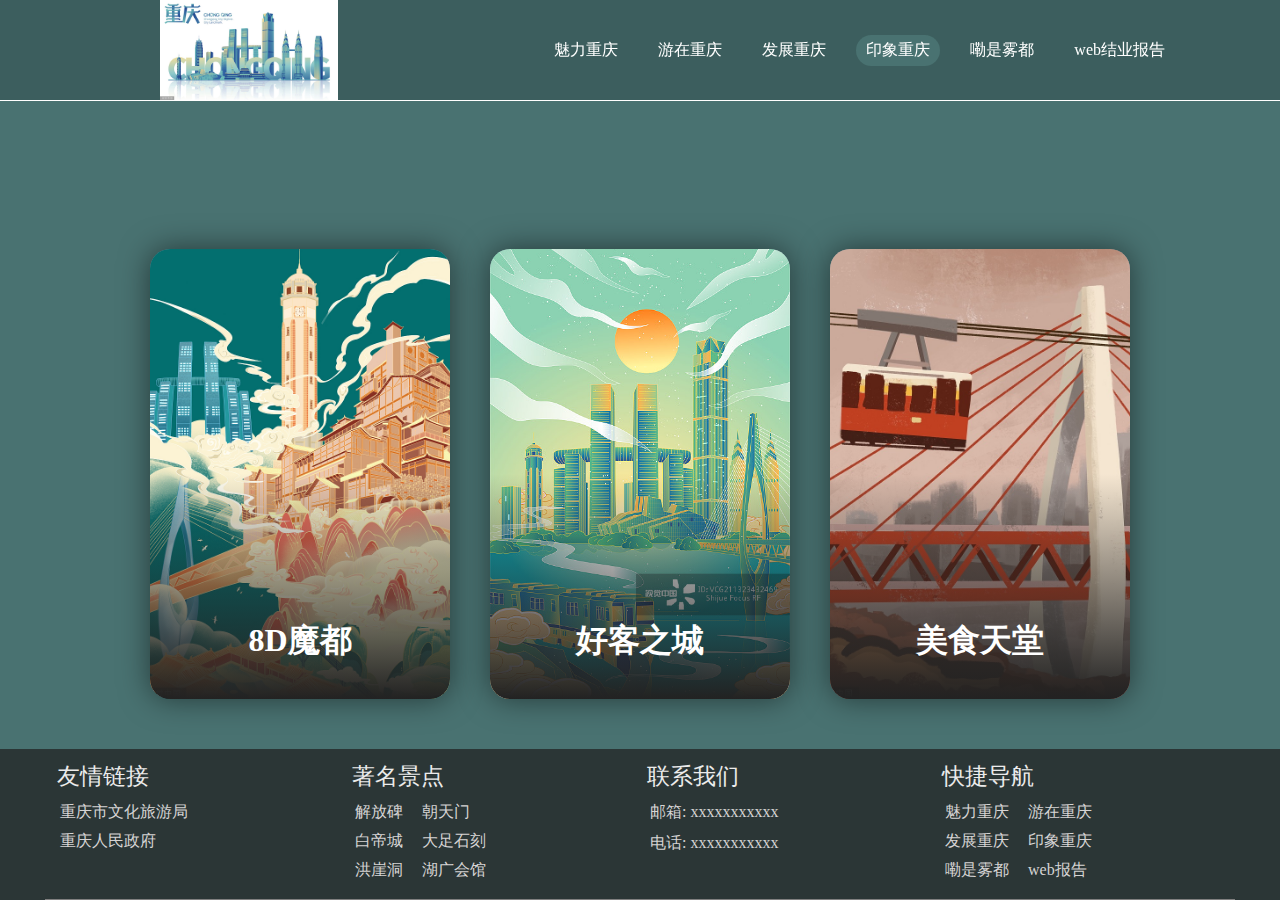
<file: 印象重庆.html>
<!doctype html>
<html>

<head>
    <meta charset="utf-8">
    <title>印象重庆</title>
    <!-- 引入样式文件 -->
    <link rel="stylesheet" href="./css/impressedChengdu.css">
    <!-- 引入公共样式 -->
    <link rel="stylesheet" href="./css/common.css">
    <link rel="stylesheet" href="./css/flex.css">
</head>

<body class="flex column">
    <div class="hd">

    </div>
    <!-- 页头 -->
    <div>
        <header>
            <div class="nav-header">
                <img src="./images/背景5.jpg" alt="">
            </div>

            <ul>
                <li><a href="魅力重庆.html">魅力重庆</a></a></li>
                <li><a href="游在重庆.html">游在重庆</a></li>
                <li><a href="发展重庆.html">发展重庆</a></li>
                <li class="active"><a href="印象重庆.html">印象重庆</a></li>
                <li><a href="嘞是雾都.html">嘞是雾都</a></li>
                <li><a href="https://blog.csdn.net/m0_74300757/article/details/131408023?csdn_share_tail=%7B%22type%22%3A%22blog%22%2C%22rType%22%3A%22article%22%2C%22rId%22%3A%22131408023%22%2C%22source%22%3A%22m0_74300757%22%7D">web结业报告</a></li>
            </ul>
        </header>
    </div>
    <!-- 页头结束 -->
    <!-- 内容 -->
    <div class="main flex">
        <div class="card">
            <div class="photo">
                <img src="images/8D魔都.jpg" width="500" height="500">
            </div>
            <h1>8D魔都</h1>
            <h2> </h2>
            <p>重庆的空间环绕特别的立体。重庆是一座山城，在重庆，你会发现，无论是高楼大厦，还是城市交通设施，你都可以从底下看上面，也可以从上面看到下面。</p>
            <!-- <p>以“慢生活”著称的成都，休闲舒适的生活氛围弥漫在大街小巷。喝茶、玩麻将、听评书、看变脸、挖耳朵是成都慢生活的主要体现。</p> -->
            <a href="./Subpages/SubImpressed1.html">了解详情</a>
        </div>
        <div class="card">
            <div class="photo">
                <img src="images/好客重庆1.jpg" width="500" height="500">
            </div>
            <h1>好客之城</h1>
            <h2> </h2>
            <p>旅游服务点密集地分布在相关景区附近的情况，就知道重庆的热情了。去过重庆的人大多对重庆人的朴实、热情、好客印象深刻。</p>
            <a href="./Subpages/SubImpressed2.html">了解详情</a>
        </div>
        <div class="card">
            <div class="photo">
                <img src="images/美食天地.jpg" width="500" height="500">
            </div>
            <h1>美食天堂</h1>
            <h2> </h2>
            <p>重庆的火锅味道一绝，以善用麻辣著称。另外，
                重庆的江湖菜也是有自己的特色，将本地的江湖气息，爽快，耿直的性格加入到重庆菜里面，独有一番风味
            </p>
            <a href="./Subpages/SubImpressed3.html">了解详情</a>
        </div>
    </div>
    <!-- 内容结束 -->


    <!-- 页脚------------------------------------------------- -->
    <!-- /* 页脚模块开始 */ -->
    <div class="footer">
        <div class="w">
            <!-- 上半部分 -->
            <!-- 介绍内容 -->
            <div class="footer_hd">
                <div class="introduce">
                    <div class="hd_title">
                        <p>
                            友情链接
                        </p>
                    </div>
                    <div class="hd_body">
                        <ul>
                            <li><a href="http://whlyw.cq.gov.cn/" target="_blank">重庆市文化旅游局</a>

                            </li>
                            <li><a href="http://www.cq.gov.cn/" target="_blank">重庆人民政府</a></li>
                        </ul>
                    </div>
                </div>
                <div class="introduce">
                    <div class="hd_title">
                        <p>
                            著名景点
                        </p>
                    </div>
                    <div class="hd_body">
                        <ul>
                            <li><a href="https://baike.so.com/doc/5902367-6115268.html"
                                    target="_blank">解放碑</a>
                                <a href="https://baike.so.com/doc/6020519-6233516.html"
                                    target="_blank">朝天门</a>
                            </li>
                            <li><a href="https://baike.so.com/doc/5441437-5679761.html"
                                    target="_blank">白帝城</a>
                                <a href="https://baike.so.com/doc/5381221-5617532.html"
                                    target="_blank">大足石刻</a>
                            </li>
                            <li><a href="https://baike.so.com/doc/5337870-5573309.html"
                                target="_blank">洪崖洞</a>
                            <a href="https://baike.so.com/doc/5898143-6111040.html"
                                target="_blank">湖广会馆</a>
                        </li>
                        </ul>
                    </div>
                </div>
                <div class="introduce">
                    <div class="hd_title">
                        <p>
                            联系我们
                        </p>
                    </div>
                    <div class="hd_body">
                        <ul>
                            <li>
                                <p>邮箱: xxxxxxxxxxx</p>
                            </li>
                            <li>
                                <p>电话: xxxxxxxxxxx</p>
                            </li>
                        </ul>
                    </div>
                </div>
                <div class="introduce">
                    <div class="hd_title">
                        <p>
                            快捷导航
                        </p>
                    </div>
                    <div class="hd_body">
                        <ul>
                            <li><a href="魅力重庆.html">魅力重庆</a>
                                <a href="游在重庆.html">游在重庆</a>
                            </li>
                            <li><a href="发展重庆.html">发展重庆</a>
                                <a href="印象重庆.html">印象重庆</a>
                            </li>
                            <li><a href="嘞是雾都.html">嘞是雾都</a>
                                <a href="https://blog.csdn.net/m0_74300757/article/details/131408023?csdn_share_tail=%7B%22type%22%3A%22blog%22%2C%22rType%22%3A%22article%22%2C%22rId%22%3A%22131408023%22%2C%22source%22%3A%22m0_74300757%22%7D">web报告</a>
                            </li>
                        </ul>
                    </div>
                </div>
            </div>
            <!-- 下半部分 -->
            <!-- 版权内容 -->
            <!-- <div class="footer_bd">
                <p>版权所有&copy;2022-2026</p>
            </div> -->
        </div>
    </div>
    <!-- /* 页脚模块结束 */ -->

</body>

</html>
</file>
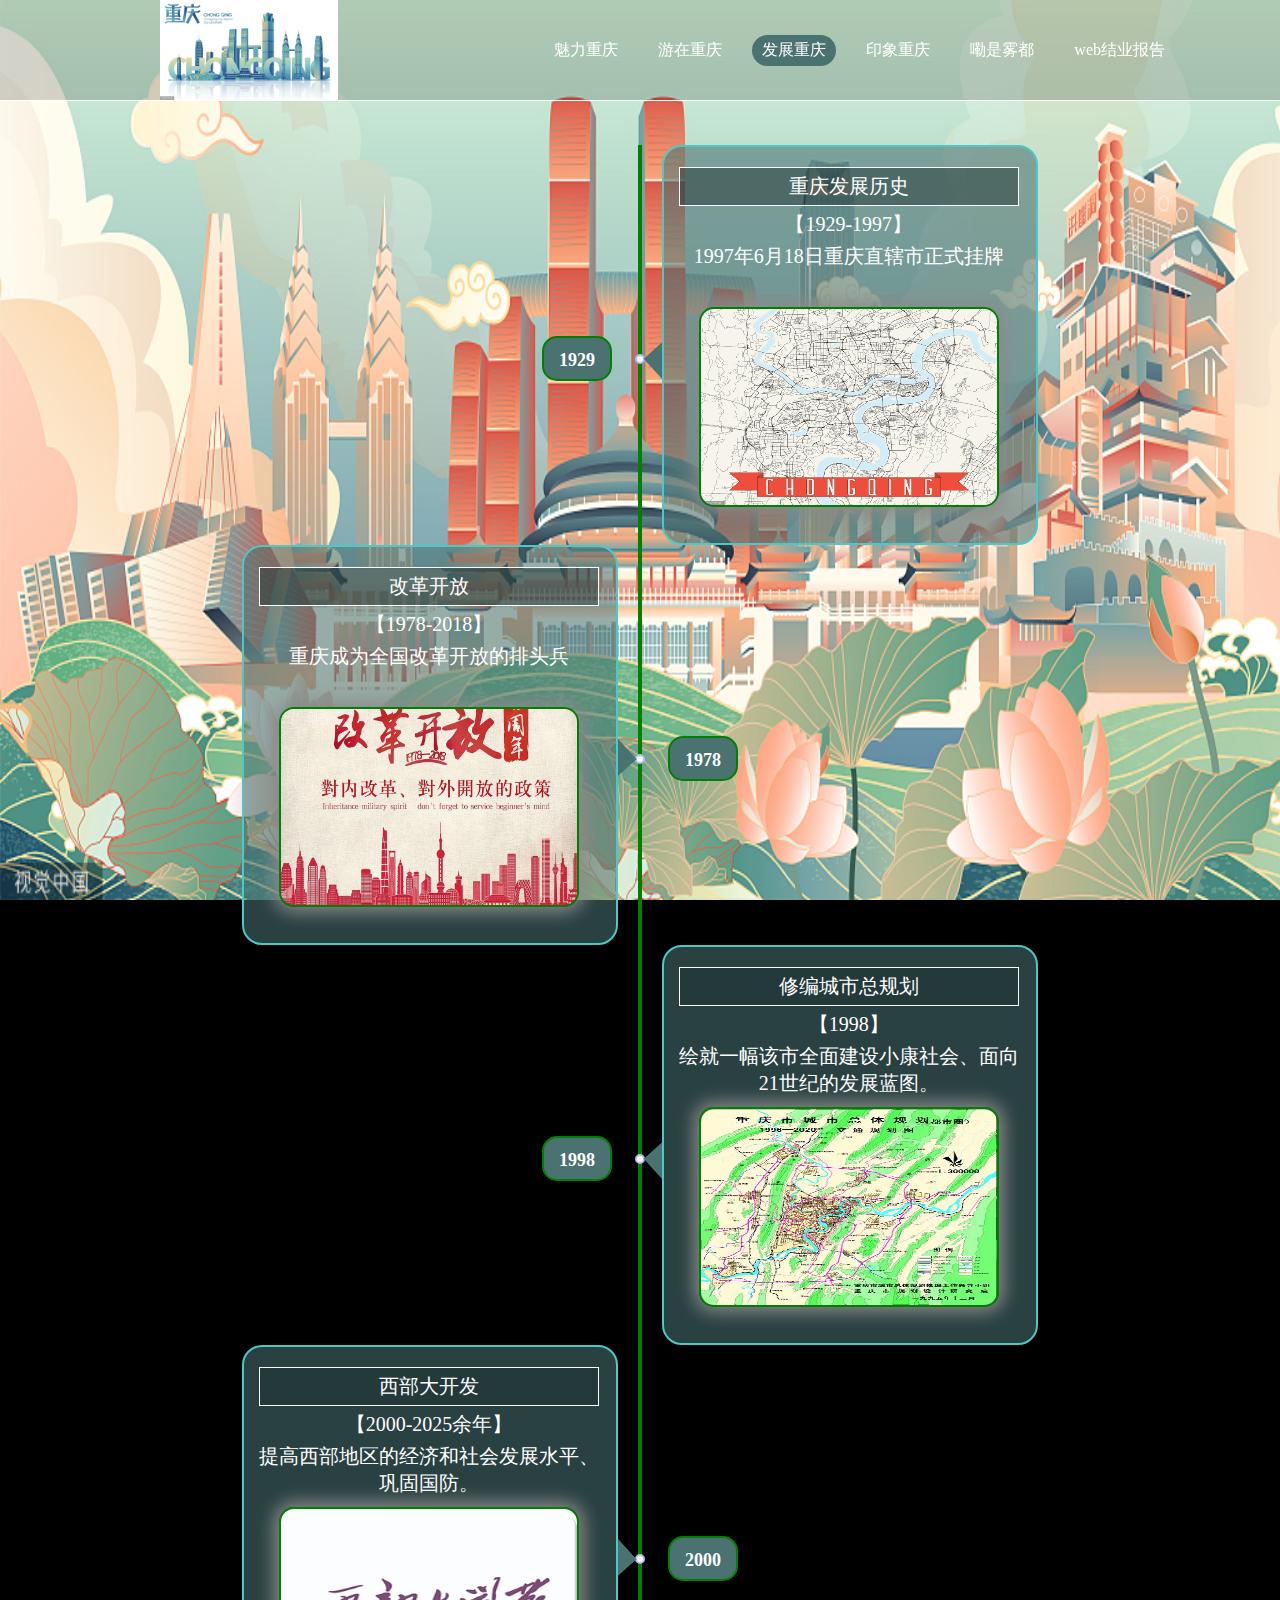
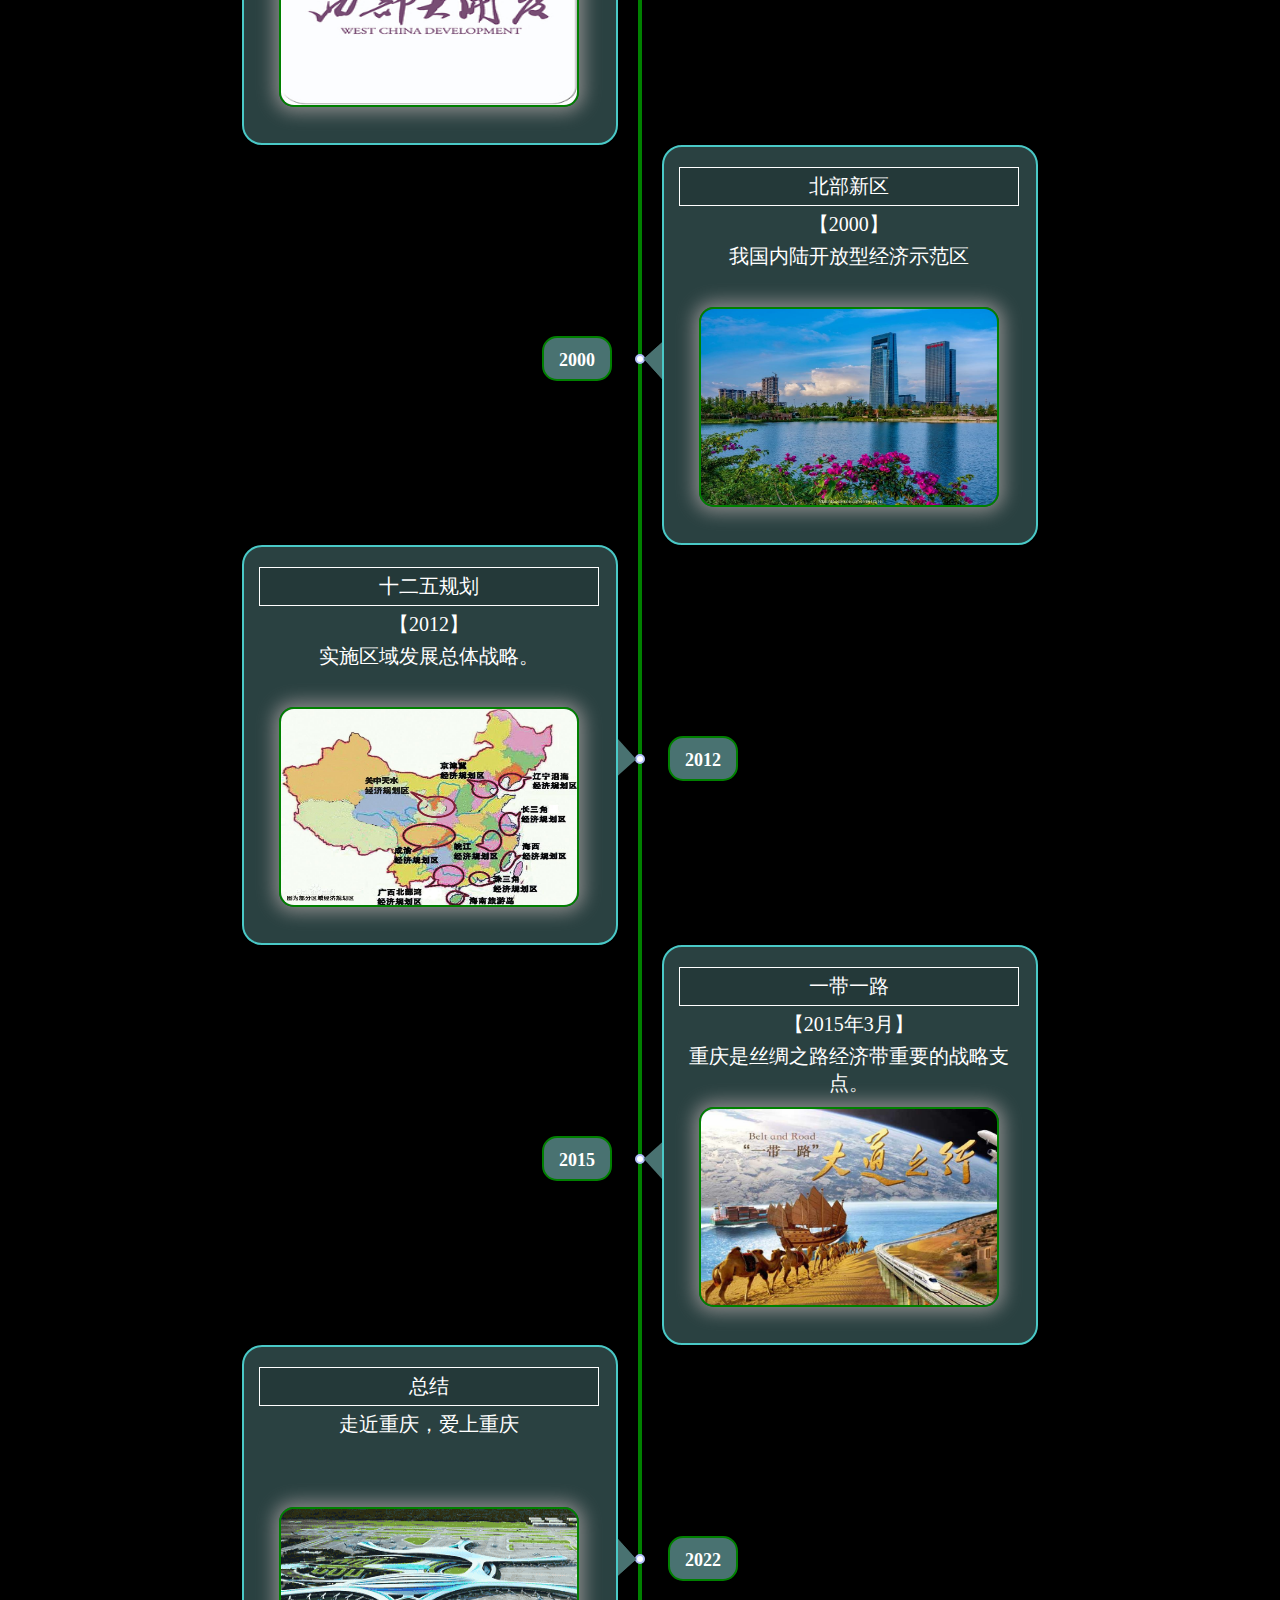
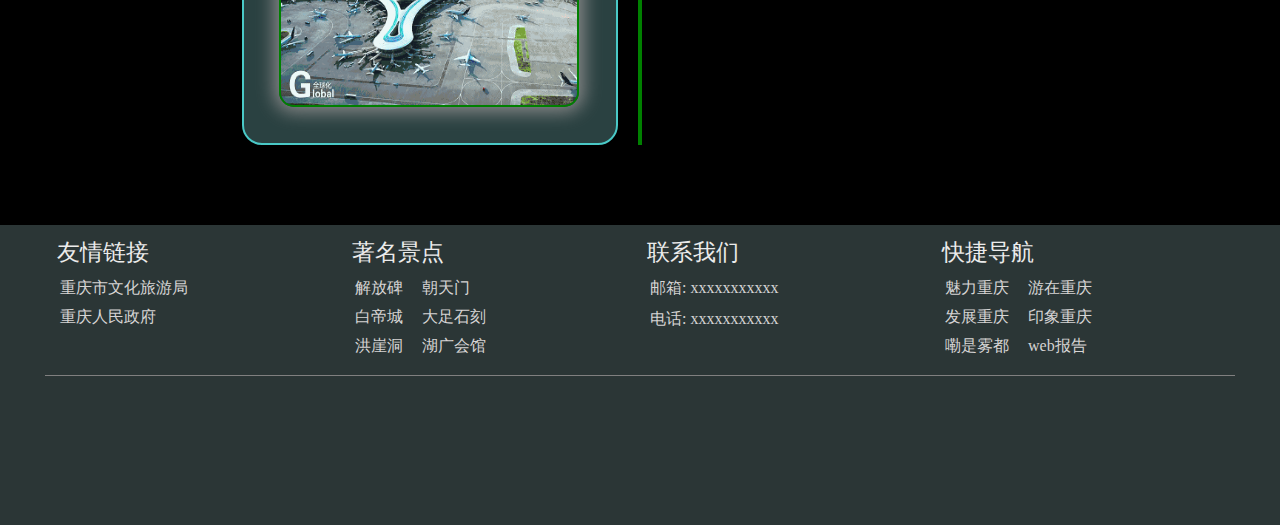
<file: 发展重庆.html>
<!doctype html>
<html>

<head>
    <meta charset="utf-8">
    <title>发展重庆</title>
    <link rel="stylesheet" href="./css/developChengdu.css">
    <!-- 引入公共样式 -->
    <link rel="stylesheet" href="./css/common.css">
    <!-- 引入flex布局样式 -->
    <link rel="stylesheet" href="./css/flex.css">
</head>

<body class="flex column">
    <!-- 头部模块开始 -->
    <div class="header">

        <header>
            <div class="nav-header">
                <img src="./images/背景5.jpg" alt="">
            </div>

            <ul>
                <li><a href="魅力重庆.html">魅力重庆</a></a></li>
                <li><a href="游在重庆.html">游在重庆</a></li>
                <li class="active"><a href="发展重庆.html">发展重庆</a></li>
                <li><a href="印象重庆.html">印象重庆</a></li>
                <li><a href="嘞是雾都.html">嘞是雾都</a></li>
                <li><a href="https://blog.csdn.net/m0_74300757/article/details/131408023?csdn_share_tail=%7B%22type%22%3A%22blog%22%2C%22rType%22%3A%22article%22%2C%22rId%22%3A%22131408023%22%2C%22source%22%3A%22m0_74300757%22%7D">web结业报告</a></li>
            </ul>
        </header>
    </div>
    <!-- 头部模块结束 -->
    <!-- /* 内容模块开始 */ -->
    <div class="tile_axis">
        <div class="right">
            <!-- 年份 -->
            <div class="timeToYear">
                <p>1929</p>
            </div>
            <!-- 小圆点 -->
            <!-- <i class="dot"></i> -->
            <span class="dot"></span>
            <!-- 箭头 -->
            <span class="arrow"></span>
            <div class="time_content">
                <div class="content_introduce">
                    <p class="contitle">重庆发展历史</p>
                    <p>【1929-1997】</p>
                    <p>1997年6月18日重庆直辖市正式挂牌 </p>
                    <img src="./images/背景4.jpg" alt="">
                </div>
                <div class="article">
                    <!-- （城市规划）修编城市总体规划,1996年版总规将成都定位为：
                        “四川省省会，全省政治、经济、文化中心，
                        西南地区的科技、金融、商贸中心和交通、通信枢纽，重要的旅游中心城市和国家级历史文化名城”。 -->
                    <!-- <p><span class="kaynote">[城市规划]</span>修编城市总体规划,1996年版总规将成都定位为：</p>
                    <p>“四川省省会，全省政治、经济、文化中心，
                        西南地区的科技、金融、商贸中心和交通、通信枢纽，重要的旅游中心城市和国家级历史文化名城”。</p>
                    <p>进一步提出将市域空间划分为三个规划层次，即中心城区、都市区、三圈层。</p>
                    <p><span class="kaynote">[交通规划]</span>为强化“环+放射”高速快路网体系，规划建设成渝高速、绕城高速、三环路等多条高快速路。</p>
                    <p>1994年规划提出要大力发展公共交通，规划形成4条轨道线网。</p>
                    <p>1995年，四川省第一条高速公路成渝高速正式通车。2001年绕城高速建成通车。2002年三环路正式通车。</p>
                    <p>2010年，成都地铁1号线建成通车。</p> -->
                    <p><span class="kaynote">[1929年]</span>重庆正式建市。</p>
                    <p><span class="kaynote">[1937年至1946年]</span>日本向中国发动侵略战争，1937年11月20日，国民 ... 发布《国民 ... 移驻重庆宣言》，12月1日正式在重庆办公，重庆成为中华民国战时首都。</p>
                    <p><span class="kaynote">[1940年9月6日]</span>国民 ... 明确规定重庆为中华民国陪都。</p>
                    <p>重庆是当时全国抗日战争和反法西斯的最高指挥部，世界著名的反法西斯中心，中国大后方的政治、经济、文化中心，故重庆又有“三都之地”之称。</p>
                    <p>新中国建立初期重庆作为 ... 中央西南局和西南军政 ... 会驻地，是西南地区政治、经济、文化中心，为中央直辖市。</p>
                    <p><span class="kaynote">[1952年8月]</span>恢复四川省，重庆仍为直辖市。</p>
                    <p><span class="kaynote">[1954年6月]</span>西南大区撤销后重庆改为四川省辖市，同期由直辖市降为省辖市的还有哈尔滨、长春、沈阳、旅大、鞍山、抚顺、本溪、武汉、广州、西安。</p>
                    <p><span class="kaynote">[1983年]</span>率先成为全国经济体制综合改革试点城市，成为计划单列市，赋予省级经济管理权限。</p>
                    <p><span class="kaynote">[1992年]</span>辟为沿江开放城市。</p>
                    <p><span class="kaynote">[1996年9月]</span>中央批准重庆代管万县市（现重庆市万州区）、涪陵市和黔江地区。</p>
                    <p><span class="kaynote">[1997年3月14日]</span>经八届全国人大五次会议审议批准，重庆恢复为中央直辖市，于1997年6月18日正式挂牌。</p>
                    
                    <p>重庆成为继北京、天津、上海之后的中国第四个中央直辖市，也是中国中西部地区唯一的中央直辖市，从此掀开了重庆建设与发展史上崭新的一页。</p>
                    
                </div>
            </div>
        </div>
        <!-- 1978年 -->
        <!-- 左盒子 -->
        <div class="left">
            <!-- 年份 -->
            <div class="timeToYear">
                <p>1978</p>
            </div>
            <!-- 小圆点 -->
            <!-- 用子绝父相来移动位置 -->
            <span class="dot"></span>
            <!-- 箭头 -->
            <i class="arrow"></i>
            <span class="arrow"></span>

            <div class="time_content">
                <div class="content_introduce">
                    <p class="contitle">改革开放</p>
                    <p>【1978-2018】</p>
                    <p>重庆成为全国改革开放的排头兵</p>
                    <img src="./upload/改革开放.jpeg" alt="">
                </div>
                <div class="article">

                    <!-- <p>成都立即开展了城市整体规划修编总规将成都定位为“四川省省会、历史文化名城、四川省的科学文化中心，以机械、电子、轻工为主的工业基地”。</p>
                    <p>成都市提出了:”改革立市，开放强市，科教兴市，依法治市”的跨世纪战略方针。</p>
                    <p>初步建立社会主义市场经济体制</p>
                    <p>改革开放使成都转变为<span class="kaynote">工业城市</span>，工业的发展带动了，总经济的发展，进而刺激了商贸，金融，科技和交通等第三产业的发展，增强了成都的”<span
                            class="kaynote">城市综合服务功能</span>”</p> -->
                            <p>重庆立即开展了城市整体规划修编总规将重庆市定位为具有“都市定位、省域特征”的直辖市。</p>
                            <p>1983年2月,党中央、国务院正式批准《关于在重庆进行经济体制综合改革试点意见的报告》,对重庆市实行计划单列，赋予其省级
                                经济管理权限并辟为外贸口岸。重庆进行经济综合改革试点，对于进一步搞活和开发我国西南的经济，探索军工生产和民用生产
                                相结合的新路子，以及如何组织好以大城市为中心的经济区，都具有重要意义。从此拉开了中国城市综合体制改革的帷幕。</p>
                                <p>   自此，重庆成为全国改革开放的排头兵，对西南地区和长江上游地区的经济建设和对外开放发挥着越来越重要的作用,重
                                    庆在实践中探索的众多做法和经验被全国不少地方推而广之。</p>
                           
                </div>
            </div>
        </div>
        <!-- 1994年 -->
        <!-- 右盒子 -->
        <div class="right">
            <!-- 年份 -->
            <div class="timeToYear">
                <p>1998</p>
            </div>
            <!-- 小圆点 -->
            <!-- <i class="dot"></i> -->
            <span class="dot"></span>
            <!-- 箭头 -->
            <span class="arrow"></span>
            <div class="time_content">
                <div class="content_introduce">
                    <p class="contitle">修编城市总规划</p>
                    <p>【1998】</p>
                    <p>绘就一幅该市全面建设小康社会、面向
                        21世纪的发展蓝图。</p>
                    <img src="./images/城市总规.jpg.crdownload" alt="">
                </div>
                <div class="article">
                    <!-- （城市规划）修编城市总体规划,1996年版总规将成都定位为：
                        “四川省省会，全省政治、经济、文化中心，
                        西南地区的科技、金融、商贸中心和交通、通信枢纽，重要的旅游中心城市和国家级历史文化名城”。 -->
                    <!-- <p><span class="kaynote">[城市规划]</span>修编城市总体规划,1996年版总规将成都定位为：</p>
                    <p>“四川省省会，全省政治、经济、文化中心，
                        西南地区的科技、金融、商贸中心和交通、通信枢纽，重要的旅游中心城市和国家级历史文化名城”。</p>
                    <p>进一步提出将市域空间划分为三个规划层次，即中心城区、都市区、三圈层。</p>
                    <p><span class="kaynote">[交通规划]</span>为强化“环+放射”高速快路网体系，规划建设成渝高速、绕城高速、三环路等多条高快速路。</p>
                    <p>1994年规划提出要大力发展公共交通，规划形成4条轨道线网。</p>
                    <p>1995年，四川省第一条高速公路成渝高速正式通车。2001年绕城高速建成通车。2002年三环路正式通车。</p>
                    <p>2010年，成都地铁1号线建成通车。</p> -->

                    <p><span class="kaynote">[城市规划]</span>本次重庆都市区城市总体规划，是在该市1998版总规的基础上，充分考虑到重庆改革开放20年、直辖发展6年的变化，原有总规不适应城市
                        、社会、经济的全面发展，不适应西部大开发、建设长江上游经济中心的战略需要而进行的，它绘就的是一幅该市全面建设小康社会、面向
                        21世纪的发展蓝图。</p>
                    <p>纲要阶段是城市总体规划编制的一个重要组成部分和关键环节。这次新修编的总体规划注重了吸收借鉴国内外先进城市的规划建设经验，注
                        重加强规划的弹性和刚性以增强规划的可操作性，同时广泛征求和听取了各级政府、各行政主管部门、社会组织、专家和广大市民的意见。
                        坚持以全面、协调、可持续的科学发展观为指导，紧紧围绕关系城市发展的战略性、宏观性和全局性问题，充分研究和论证了城市发展的
                        优势和面临的问题，确定了城市总体规划的重大原则。在规划中，特别注重在区域协调与城乡统筹发展、生态环境保护、城市形态结构与
                        功能布局、公共设施及社区发展、交通及基础设施、城市风貌与历史文化名城保护、城市综合防灾公共安全体系等七个方面严肃考量、科学
                        编制。确立了城市发展新的目标、新的方向、新的空间结构和新的功能布局，以及重大基础设施和市政公用设施布局；确定了有关旧城更新
                        与新区拓展、住宅发展、社区建设、生态环境保护、历史文化名城保护、城市综合防灾等重大问题的基本原则；确立了保障规划实施的主要
                        措施；并立足于解决当前城市发展中的突出问题。</p>
                    <!-- <p><span class="kaynote">[交通规划]</span>为强化“环+放射”高速快路网体系，规划建设成渝高速、绕城高速、三环路等多条高快速路。</p>
                    <p>1994年规划提出要大力发展公共交通，规划形成4条轨道线网。</p>
                    <p>1995年，四川省第一条高速公路成渝高速正式通车。2001年绕城高速建成通车。2002年三环路正式通车。</p>
                    <p>2010年，成都地铁1号线建成通车。</p> -->
                </div>
            </div>
        </div>
        <!-- 2000年 -->
        <!-- 左盒子 -->
        <div class="left">
            <!-- 年份 -->
            <div class="timeToYear">
                <p>2000</p>
            </div>
            <!-- 小圆点 -->
            <!-- 用子绝父相来移动位置 -->
            <span class="dot"></span>
            <!-- 箭头 -->
            <i class="arrow"></i>
            <span class="arrow"></span>

            <div class="time_content">
                <div class="content_introduce">
                    <p class="contitle">西部大开发</p>
                    <p>【2000-2025余年】</p>
                    <p>提高西部地区的经济和社会发展水平、巩固国防。</p>
                    <img src="./upload/xibudakaifa.jpg" alt="">
                </div>
                <div class="article">

                    <!-- 我国启动西部大开发战略 强省会战略 “西部大开发”战略，目的是“把东部沿海地区的剩余经济发展能力，用以提高西部地区的经济和社会发展水平、巩固国防。”成都在西部大开发战略中作为主要城市，获得了更多的发展资源，使成都的发展更上一层楼。
                    当时重庆刚直辖，资源和政策正是巅峰期。西安地处西北，交通四通八达，扼守西北联系中部。而成都在资源和区位上都不如重庆、西安，明显处于下风的成都怎么突围？
                    成都给出的突围战略是“三最”。即《中西部地区创业环境最佳》《人居环境最优》《综合实力最强的现代特大中心城市》
                    三最战略，有效地避开了重庆、西安、武汉等西部大城市的主要优势，错位竞争又用综合来发力每一项产业。并在一开始就锁定了中西部产业层次的最高点，直接跳过劳动力密集型产业，全面猛攻高新制造业、金融、电子信息业，并成功实现了逆袭。
                    同年四川省开始执行强省会战略，综合全省的资源供省会城市的发展，强省会战略极大的增强了成都的发展，为成都提供了充足的养分。成都正是因为有着全川的资源才能够在犬牙交错的环境下赢得与各大城市平起平坐的门票。 -->
                    <p>我国启动【西部大开发战略】。“<span
                            class="kaynote">西部大开发</span>”战略，目的是“把东部沿海地区的剩余经济发展能力，用以提高西部地区的经济和社会发展
                            水平、巩固国防。”重庆在西部大开发战略中作为主要城市之一，获得了更多的发展资源，使重庆的发展更上一层楼。
                    </p>
                    <p></p>
                    <!-- <p>成都给出<span class="kaynote">三最战略(即《中西部地区创业环境最佳》《人居环境最优》《综合
                            实力最强的现代特大中心城市》)</span>，有效地避开了重庆、西安、武汉等西部大城市的主要优势，错
                        位竞争又用综合来发力每一项产业。并在一开始就锁定了中西部产业层次的最高点，直接跳过劳动力密集
                        型产业，全面猛攻高新制造业、金融、电子信息业，并成功实现了逆袭。</p>
                    <p>同年,四川省开始执行<span class="kaynote">【强省会战略】</span>，综合全省的资源供省会城市的发展，强省会战略极大的增强了成都的发展，为成都提供了充足的养分。
                        <br>&nbsp;&nbsp;&nbsp;&nbsp;成都正是因为有着全川的资源才能够在犬牙交错的环境下赢得与各大城市平起平坐的门票。
                    </p> -->
                    <p><span class="kaynote">[战略地位]</span>在实施西部大开发战略中，重庆的战略地位十分重要。重庆在西部地区还具有相对的市场优势、科教优势、交通通信优势、产业优势、对外开放优势。
                    </p>
                    <p><span class="kaynote">[战略定位]</span>重庆在西部大开发中的战略定位应当是:强化"三中心两枢纽一基地"的中心城市功能，发挥区位优势、窗口和辐射作用，在制度创新、技术创新、对外开放、高技术产业发展和城市化等方面领先，在21世纪初叶成为核心经济圈。
                    </p>
                    
                    <!-- <span><img src="./upload/强省会战略1.jpeg" alt=""></span> -->

                </div>
            </div>
        </div>
        <!-- 2001年 -->
        <!-- 右盒子 -->
        <!-- <div class="right">
            年份
            <div class="timeToYear">
                <p>2001</p>
            </div>
            小圆点
            <i class="dot"></i>
            <span class="dot"></span>
            箭头
            <span class="arrow"></span>
            <div class="time_content">
                <div class="content_introduce">
                    <p class="contitle">服务型行政</p>
                    <p>【2001】</p>
                    <p>解决企业投资难，审批难，时效长等问题</p>
                    <img src="./upload/成都申政.jpeg" alt="">
                </div>
                成都开始发力解决企业投资难，审批难，时效长等问题，并开始谋划“服务型行
                     政”大量没必要的审批流程通通被砍掉后，成都还建立起一站式政企服务大厅
                     ，这意味着企业投资只需要将材料收齐，交到大厅就行了。流程和过程难度大
                     大降低。当时的成都作为一个不起眼的西部城市，能够做到比许多沿海大城市
                     都少的审批流程，这就是成都崛起的美学和奥秘之一。而用今天的视角去看成
                     都，我们会发现，成都比全国提前了十多年之久，优化审批流程，解决城市投资
                     的最大拦路虎奠定城市发展的先机
                今天，全国城市正优化审批流程，解决办事难，但成都在十多年前就已掀起了这场风暴。
                时至今日，成都依旧可以骄傲地说，我们是全国城市投资服务最贴心、最便捷的城市之一。
                <span class="kaynote"></span>
                <div class="article">
                    <p>成都开始发力<span class="kaynote">解决企业投资难，审批难，时效长等问题</span>，
                        并开始谋划<span class="kaynote">“服务型行政”</span></p>
                    <p>大量没必要的审批流程通通被砍掉后，成都还建立起一站式政企服务大厅</p>
                    <p>，这意味着企业投资只需要将材料收齐，交到大厅就行了。流程和过程难度大大降低。</p>
                    <p>当时的成都作为一个不起眼的西部城市，能够做到比许多沿海大城市</p>
                    <p>都少的审批流程，这就是<span class="kaynote">成都崛起的美学和奥秘之一</span>。而用今天的视角去看成
                        都，我们会发现，成都比全国提前了十多年之久，优化审批流程，解决城市投资的最大拦路虎<span class="kaynote">奠定城市发展的先机</span></p>
                    <p>今天，全国城市正优化审批流程，解决办事难，但成都在十多年前就已掀起了这场风暴。</p>
                    <p>
                        时至今日，成都依旧可以骄傲地说，我们是全国城市投资服务最贴心、最便捷的城市之一。
                    </p>
                </div>
            </div>
        </div>
        左盒子
        2011年
        <div class="left">
            年份
            <div class="timeToYear">
                <p>2011</p>
            </div>
            小圆点 -->
            <!-- 用子绝父相来移动位置
            <span class="dot"></span>
            箭头
            <i class="arrow"></i>
            <span class="arrow"></span>

            <div class="time_content">
                <div class="content_introduce">
                    <p class="contitle">成都新机场</p>
                    <p>【2011】</p>
                    <p>拥有“双国际机场”，是对城市经济社会发展的高度认可。</p>
                    <img src="./upload/成都新机场.jpg" alt="">
                    <img src="./upload/旧机场.jpg" alt="">
                </div>
                成都成为了继北京、上海第三个拥有两座大型国际机场的城市。成都天府国际机场的启用，为中国西部对外开放插上了新翅膀，也将为加快推动成渝地区双城经济圈建设贡献新动能。 -->
                <!-- 总规提出规划建设成都新机场。 -->
                <!-- 2015年9月28日，中国民用航空局批准同意成
                    都新机场命名为“成都天府国际机场”；2016年5月
                    7日，成都天府国际机场正式开工  ；
                    2020年12月6日，成都天府国际机场校飞成功 ；
                    2021年3月25日，成都天府国际机场试飞完成 ；
                    2021年6月27日，成都天府国际机场正式通航 。
                <div class="article">
                    <span class="kaynote"></span>
                    <p>成都成为了<span
                            class="kaynote">继北京、上海第三个拥有两座大型国际机场的城市。</span>成都天府国际机场的启用，为中国西部对外开放插上了新翅膀，也将为加快推动成渝地区双城经济圈建设贡献新动能。
                    </p>
                    <p>总规提出规划建设成都新机场。</p>
                    <p>2011年5月，四川省正式启动成都新机场选址工作;</p>
                    <p>2015年9月28日，中国民用航空局批准同意成
                        都新机场命名为“成都天府国际机场”；</p>
                    <p>2020年12月6日，成都天府国际机场校飞成功;</p>
                    <p>2021年3月25日，成都天府国际机场试飞完成 ；</p>
                    <p>2021年6月27日，成都天府国际机场正式通航 。</p>
                    <img src="./upload/成都新机场.jpg" alt="">
                </div>
            </div>
        </div> -->
        <div class="right">
            <!-- 年份 -->
            <div class="timeToYear">
                <p>2000</p>
            </div>
            <!-- 小圆点 -->
            <!-- 用子绝父相来移动位置 -->
            <span class="dot"></span>
            <!-- 箭头 -->
            <i class="arrow"></i>
            <span class="arrow"></span>

            <div class="time_content">
                <div class="content_introduce">
                    <p class="contitle">北部新区</p>
                    <p>【2000】</p>
                    <p>我国内陆开放型经济示范区</p>
                    <img src="./upload/天府新区.jpeg" alt="">
                </div>
                <div class="article">
                    <p>北部新区位于重庆渝北区，于2000年12月18日设立，2001年4月25日北部新区授牌。幅员面积157.59k㎡，人口53万，含重庆高新技术产业开发区及重庆出口加工区。2009年，
                        实现地区生产总值541亿元、工业总产值1393亿元、固定资产投资278亿元、区域财政收入167亿元、地方留存财政收入70亿元，以上指标五年平均增速均在40%以上。
                        北部新区已成为中国中西部面积最大、工业产值和财政收入最多的开发新区。2009年1月，国务院发文明确要求把重庆北部新区建设成为我国内陆开放型经济示范区，形成高
                        新技术产业研发、制造及现代服务业聚集区。</p>
                    <!-- <p>天府新区不仅带来<span class="kaynote">新型人才的就业岗位</span>,更是<span
                            class="kaynote">兼顾本地农业优势规划出乡村振兴功能区以及文旅产业</span></p>
                    <p>2014年10月2日，四川天府新区正式获批成为中国第11个<span class="kaynote">国家级新区</span>。</p>
                    <p>2021年，四川天府新区实现地区生产总值4158.8亿元，<span class="kaynote">进入国家级新区第一方阵</span>。</p>
                    <p>2021年12月，国家标准化委员会正式批准四川天府新区开展公园城市标准化综合试点（期限2022-2025年），并于2022年2月正式启动</p> -->
                    <img src="./upload/天府新区2.jpeg" alt="">
                    <!-- <p>天府新区的成功，带动了四川省的总体经济，对外贸易迅速发展，科技领域也走向新时代。</p> -->
                </div>
            </div>
        </div>
        <!-- 2012年 -->
        <!-- 右盒子 -->
        <div class="left">
            <!-- 年份 -->
            <div class="timeToYear">
                <p>2012</p>
            </div>
            <!-- 小圆点 -->
            <!-- <i class="dot"></i> -->
            <span class="dot"></span>
            <!-- 箭头 -->
            <span class="arrow"></span>
            <div class="time_content">
                <div class="content_introduce">
                    <p class="contitle">十二五规划</p>
                    <p>【2012】</p>
                    <p>实施区域发展总体战略。</p>
                    <img src="./upload/十二五规划.jpg" alt="">
                </div>
                <span class="kaynote"></span>
                <div class="article">
                    <p>国家发改委官员对西部大开发十二五规
                        划进行解读，</p>
                    <p>明确了战略部署的基本战斗思路。</p>
                    <p>十二五规划的第五篇第十八章标题就是：实施区域发展总体战略。 </p>
                </div>
            </div>
        </div>
        
        <!-- 右盒子 -->
        <div class="right">
            <!-- 年份 -->
            <div class="timeToYear">
                <p>2015</p>
            </div>
            <!-- 小圆点 -->
            <!-- <i class="dot"></i> -->
            <span class="dot"></span>
            <!-- 箭头 -->
            <span class="arrow"></span>
            <div class="time_content">
                <div class="content_introduce">
                    <p class="contitle">一带一路</p>
                    <p>【2015年3月】</p>
                    <p>重庆是丝绸之路经济带重要的战略支点。</p>
                    <img src="./upload/一带一路.jpeg" alt="">
                </div>
                <div class="article">
                    <!-- 一带一路 -->
                    <!-- 成都是“一带一路”重要节点和南方丝绸之路的起点，是连接长江经济带的重要枢纽。
                    依托“一带一路”国际合作高峰论坛、中国国际进口博览会等国际重大活动，大力开展城市营销，充分展示成都发展成就、开放环境和国际平台形象
                    一带一路使成都走向了国际，积极落实对外开放，使成都走向全世界 -->
                    <p>重庆位于“长江经济带”和“丝绸之路经济带”的交
                        汇处，是丝绸之路经济带重要的战略支点，同时也是海上
                        丝绸之路的战略腹地。“一带一路”国家战略推行之后，
                        强化了重庆向东向西开放的战略支撑。使重庆成为连接欧
                        洲、亚太、东盟三大经济圈的重要节点。所以说重庆在战
                        略地位上具有极端重要性和不可替代性。</p>
                    <p>依托“一带一路”国际合作高峰论坛、中国国际进口博览会等国际重大活动，大力开展城市营销，充分展示重庆发展成就、开放环境和国际平台形象</p>
                    <p>一带一路使重庆走向了国际，积极落实对外开放，使重庆走向全世界。</p>
                </div>
            </div>
        </div>
        <!-- 左盒子 -->
        <div class="left">
            <!-- 年份 -->
            <div class="timeToYear">
                <p>2022</p>
            </div>
            <!-- 小圆点 -->
            <!-- 用子绝父相来移动位置 -->
            <span class="dot"></span>
            <!-- 箭头 -->
            <i class="arrow"></i>
            <span class="arrow"></span>

            <div class="time_content">
                <div class="content_introduce">
                    <p class="contitle">总结</p>
                    <p>走近重庆，爱上重庆</p>
                    <img src="./upload/一带一路1.gif" alt="">
                </div>
                <div class="article">
                    <p>在2022年的今天，重庆是西南地区的科技中心、商贸中心、金融中心和交通、通信枢纽。</p>
                    <!-- <p>同样也是：国家历史文化名城，古蜀文明发祥地</p> -->
                    <p>重庆的发展如此之迅速，得益于顺应时代的发展，坚持走中国特色社会主义的发展道路，永远跟党走。</p>
                    <p>重庆是一个开放性，包容性，创新性的城市。</p>
                    <p>被称为山城的重庆，也承载着几代人的回忆，这也是重庆的文化风情万种的原因。</p>
                </div>
            </div>
        </div>

    </div>
    <!-- /* 内容模块结束 */ -->
    <!-- /* 页脚模块开始 */ -->
    <div class="footer">
        <div class="w">
            <!-- 上半部分 -->
            <!-- 介绍内容 -->
            <div class="footer_hd">
                <div class="introduce">
                    <div class="hd_title">
                        <p>
                            友情链接
                        </p>
                    </div>
                    <div class="hd_body">
                        <ul>
                            <li><a href="http://whlyw.cq.gov.cn/" target="_blank">重庆市文化旅游局</a>

                            </li>
                            <li><a href="http://www.cq.gov.cn/" target="_blank">重庆人民政府</a></li>
                        </ul>
                    </div>
                </div>
                <div class="introduce">
                    <div class="hd_title">
                        <p>
                            著名景点
                        </p>
                    </div>
                    <div class="hd_body">
                        <ul>
                            <li><a href="https://baike.so.com/doc/5902367-6115268.html"
                                    target="_blank">解放碑</a>
                                <a href="https://baike.so.com/doc/6020519-6233516.html"
                                    target="_blank">朝天门</a>
                            </li>
                            <li><a href="https://baike.so.com/doc/5441437-5679761.html"
                                    target="_blank">白帝城</a>
                                <a href="https://baike.so.com/doc/5381221-5617532.html"
                                    target="_blank">大足石刻</a>
                            </li>
                            <li><a href="https://baike.so.com/doc/5337870-5573309.html"
                                target="_blank">洪崖洞</a>
                            <a href="https://baike.so.com/doc/5898143-6111040.html"
                                target="_blank">湖广会馆</a>
                        </li>
                        </ul>
                    </div>
                </div>
                <div class="introduce">
                    <div class="hd_title">
                        <p>
                            联系我们
                        </p>
                    </div>
                    <div class="hd_body">
                        <ul>
                            <li>
                                <p>邮箱: xxxxxxxxxxx</p>
                            </li>
                            <li>
                                <p>电话: xxxxxxxxxxx</p>
                            </li>
                        </ul>
                    </div>
                </div>
                <div class="introduce">
                    <div class="hd_title">
                        <p>
                            快捷导航
                        </p>
                    </div>
                    <div class="hd_body">
                        <ul>
                            <li><a href="魅力重庆.html">魅力重庆</a>
                                <a href="游在重庆.html">游在重庆</a>
                            </li>
                            <li><a href="发展重庆.html">发展重庆</a>
                                <a href="印象重庆.html">印象重庆</a>
                            </li>
                            <li><a href="嘞是雾都.html">嘞是雾都</a>
                                <a href="https://blog.csdn.net/m0_74300757/article/details/131408023?csdn_share_tail=%7B%22type%22%3A%22blog%22%2C%22rType%22%3A%22article%22%2C%22rId%22%3A%22131408023%22%2C%22source%22%3A%22m0_74300757%22%7D">web报告</a>
                            </li>
                        </ul>
                    </div>
                </div>
            </div>
            <!-- 下半部分 -->
            <!-- 版权内容 -->
            <!-- <div class="footer_bd">
                <p>版权所有&copy;2022-2026</p>
            </div> -->
        </div>
    </div>
    <!-- /* 页脚模块结束 */ -->
</body>

</html>
</file>
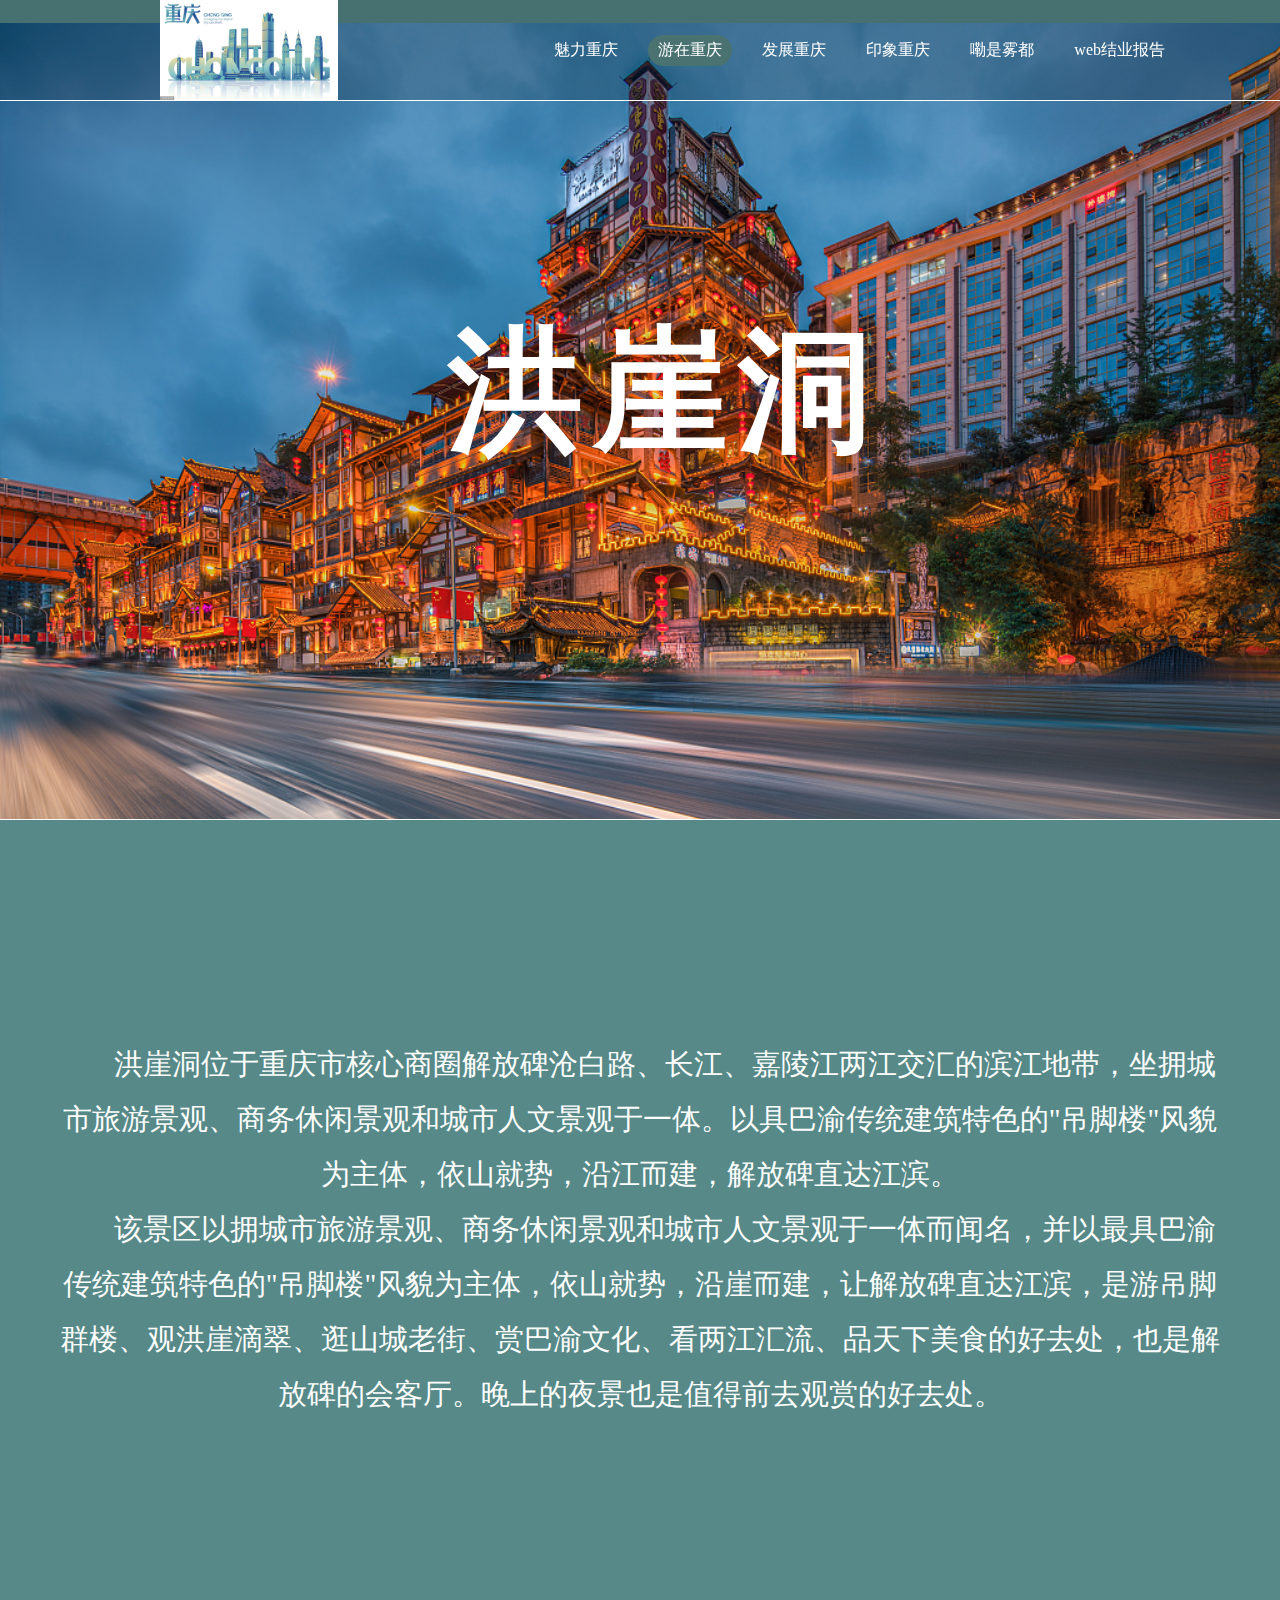
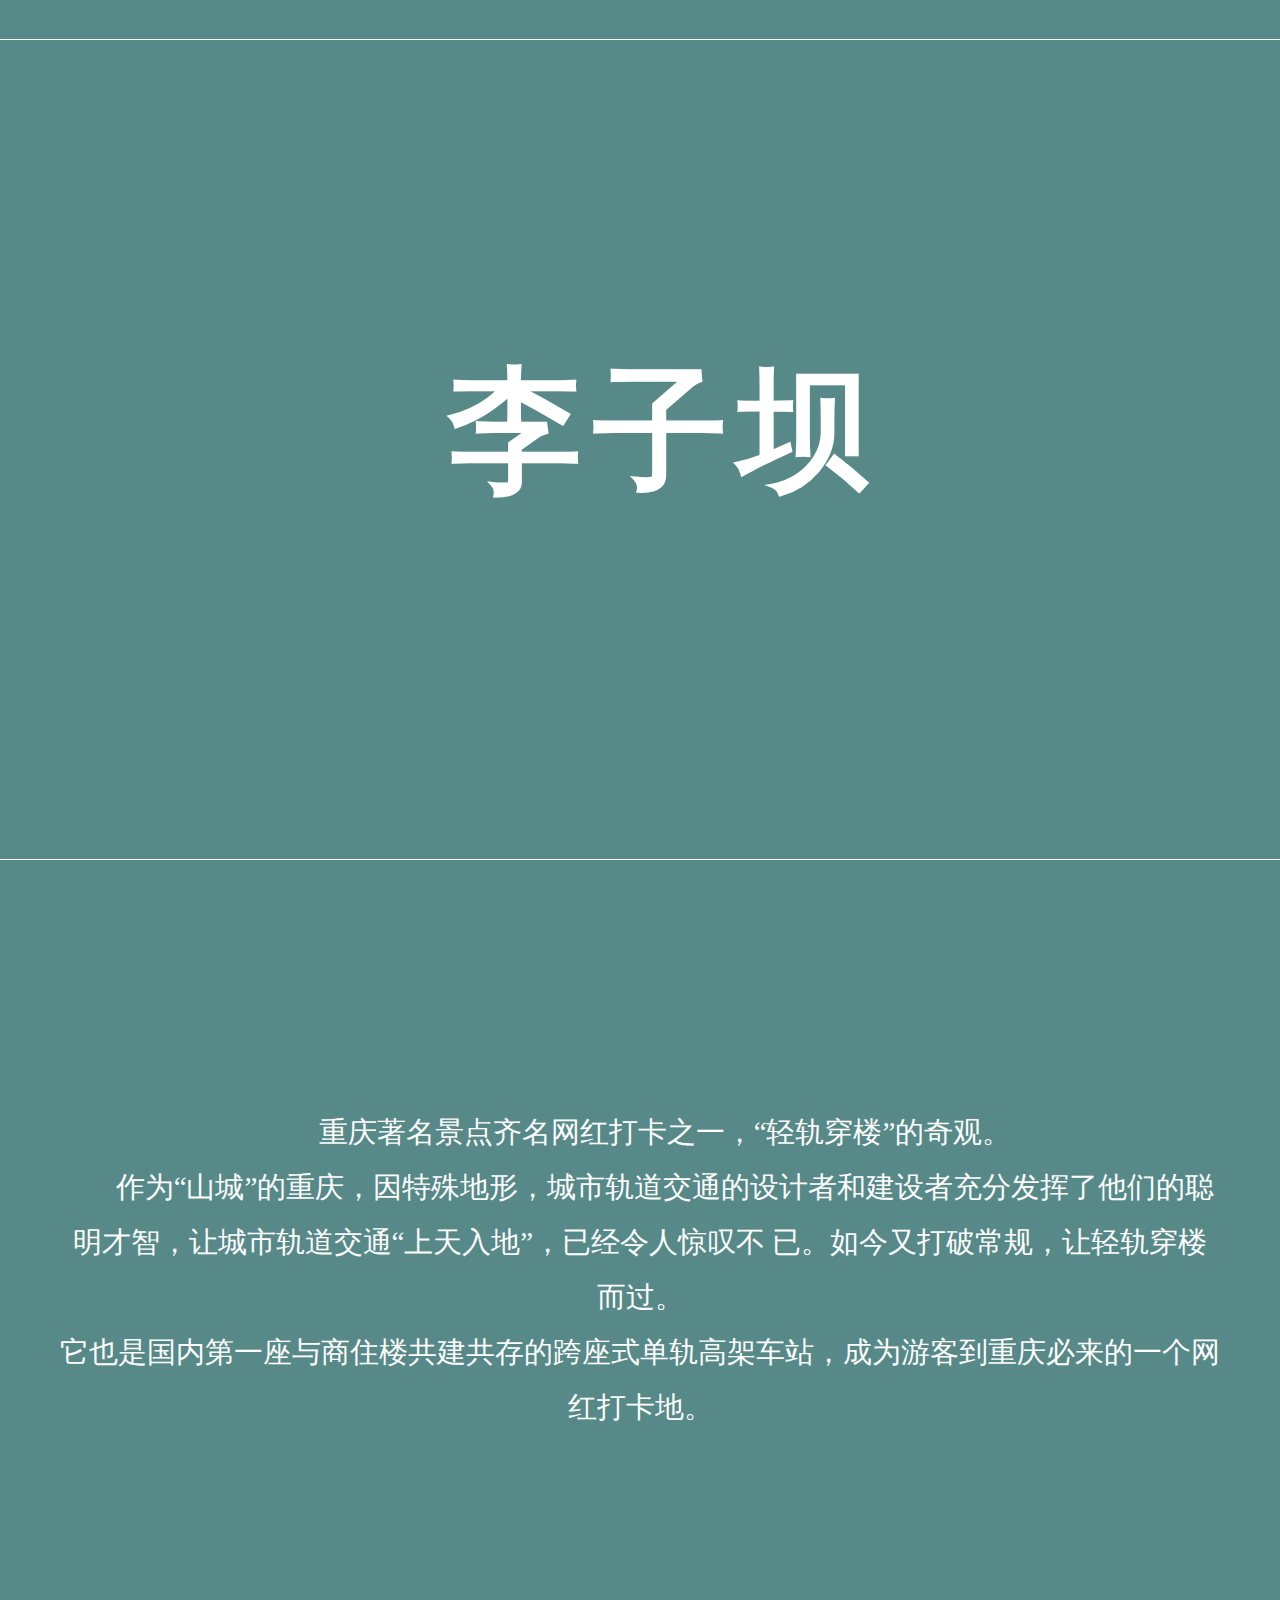
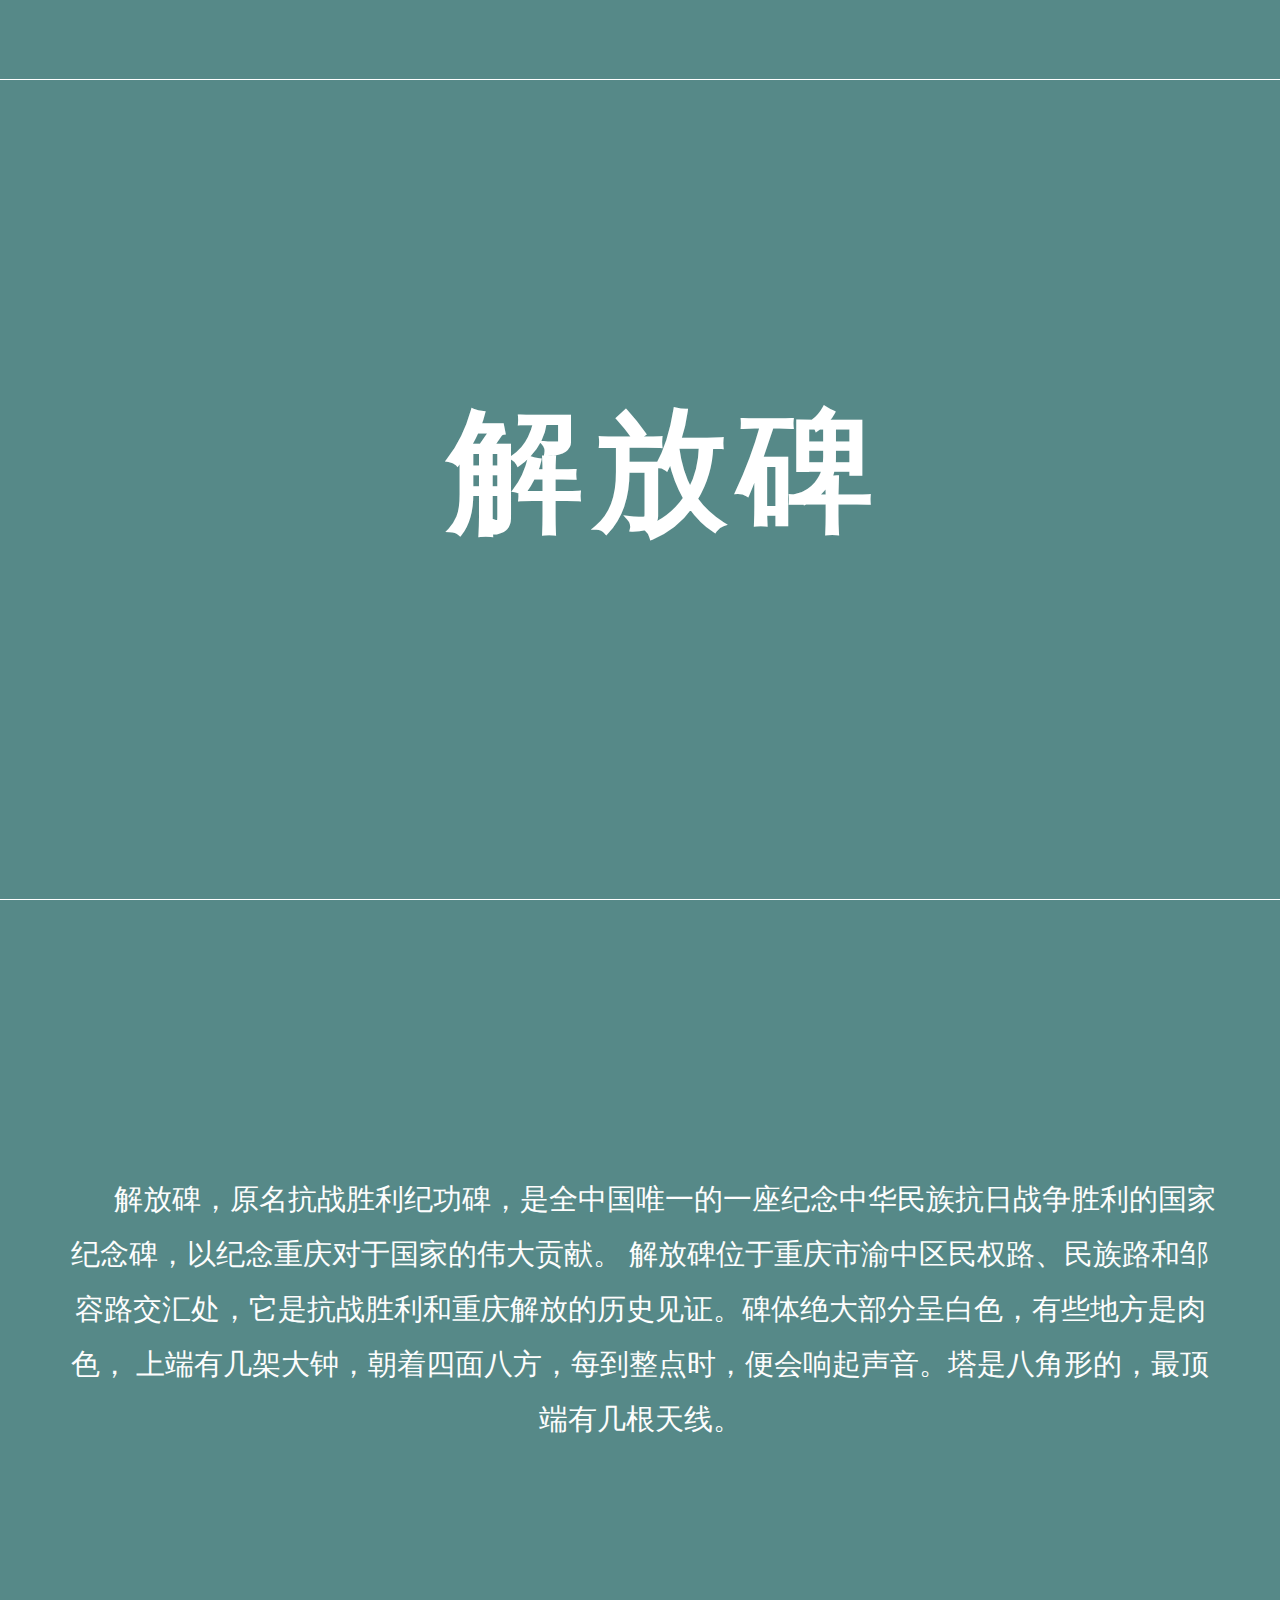
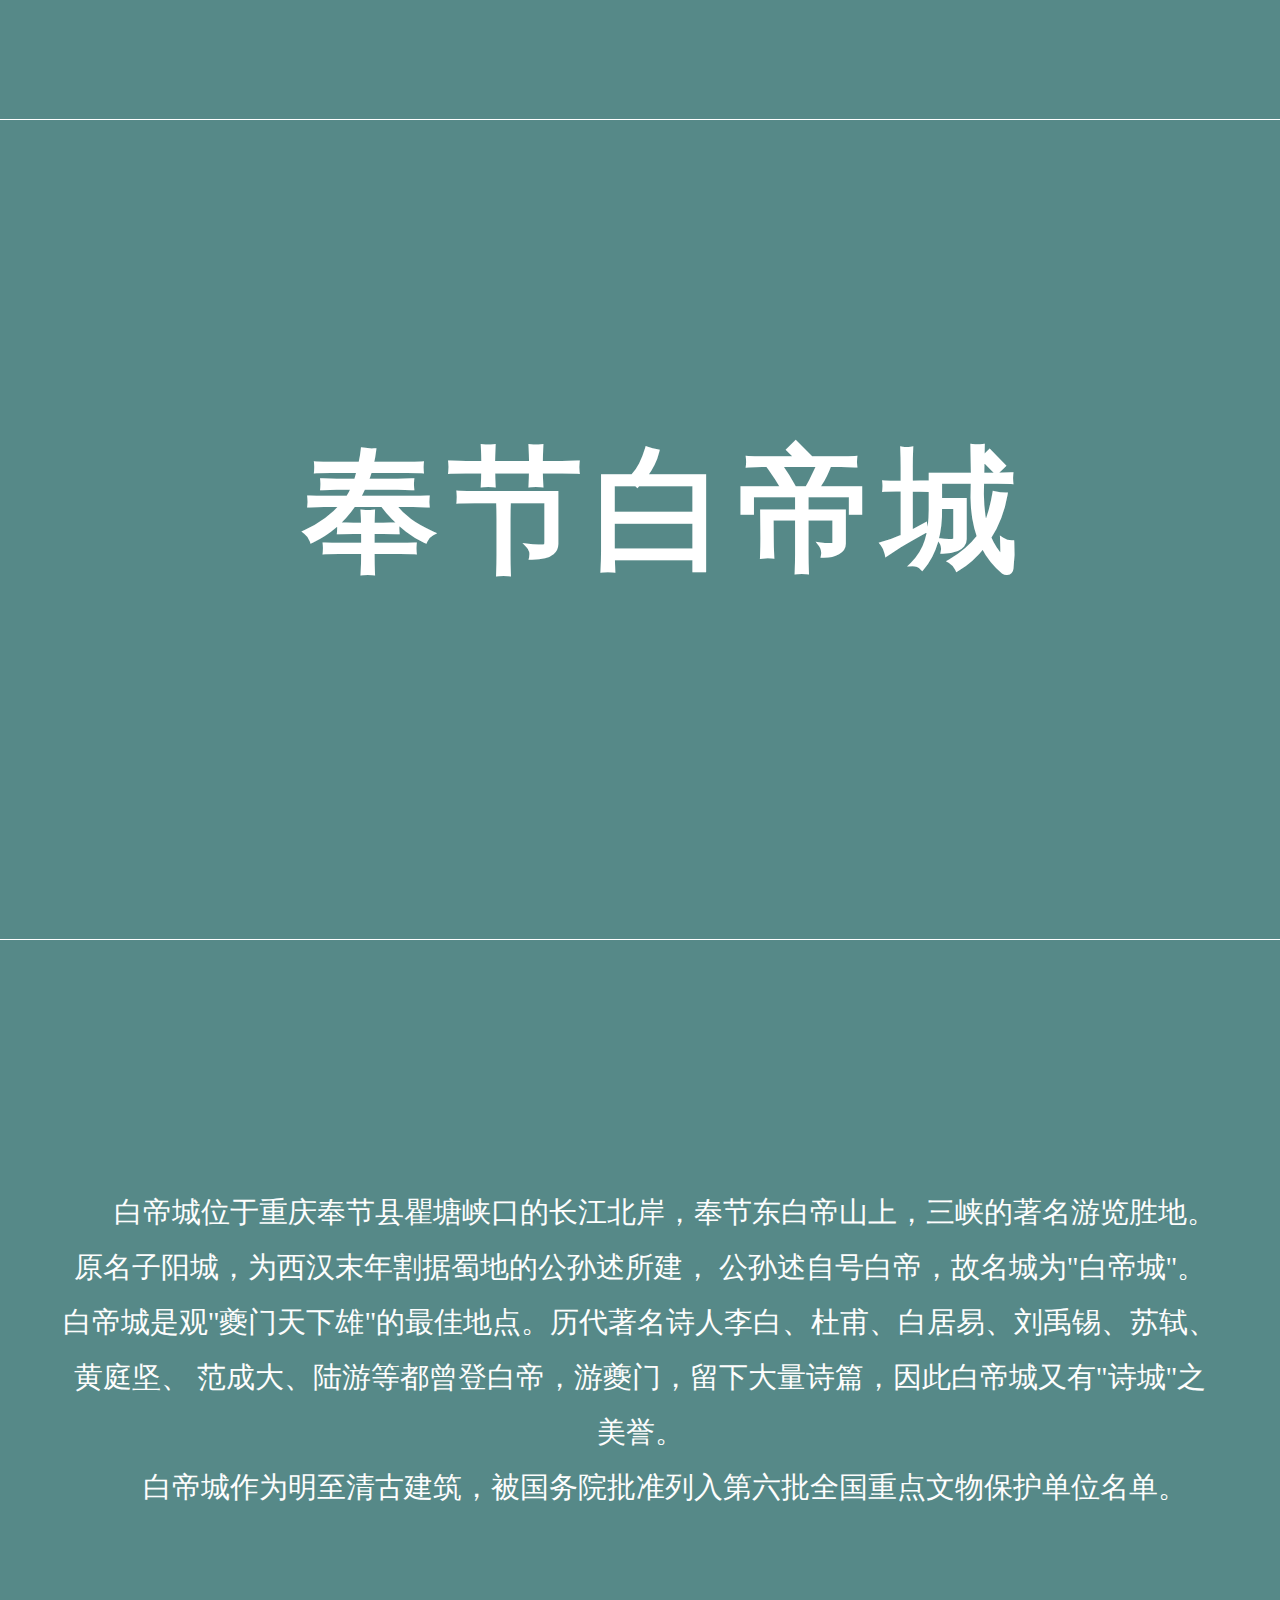
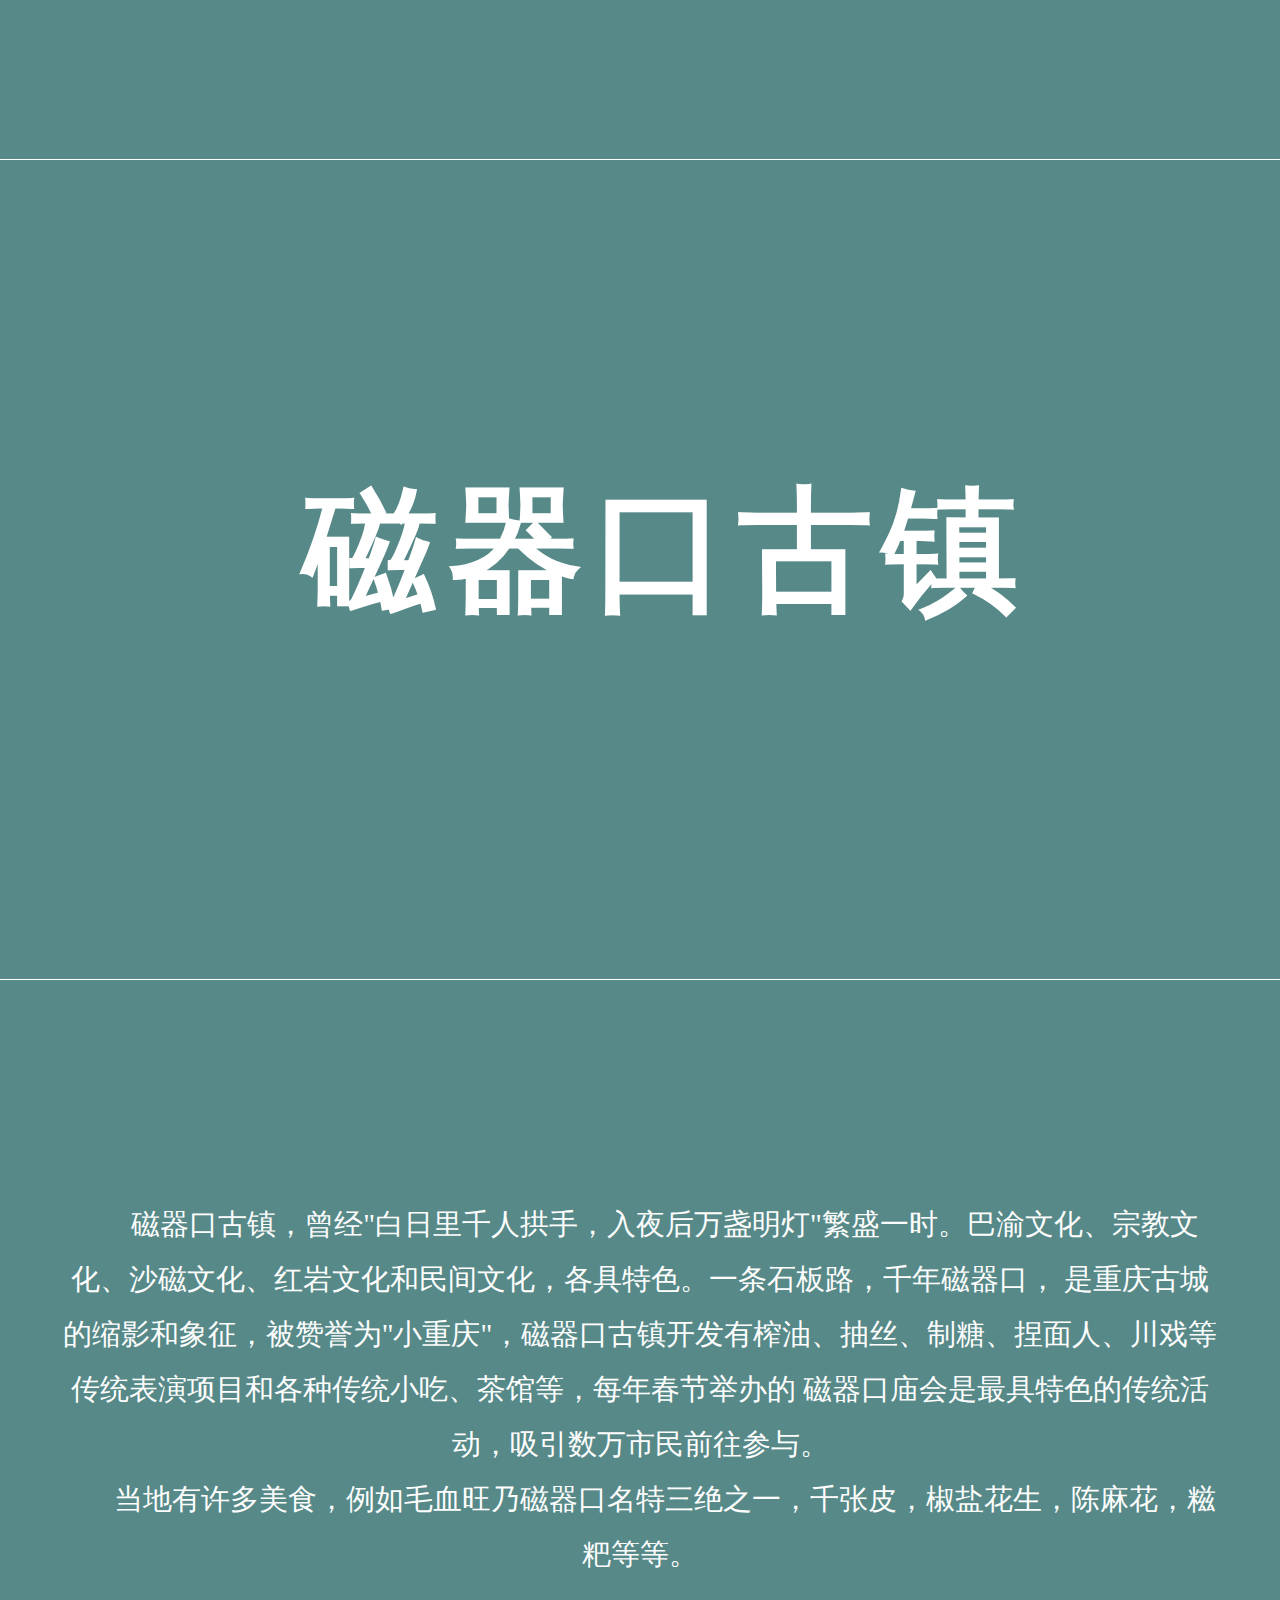
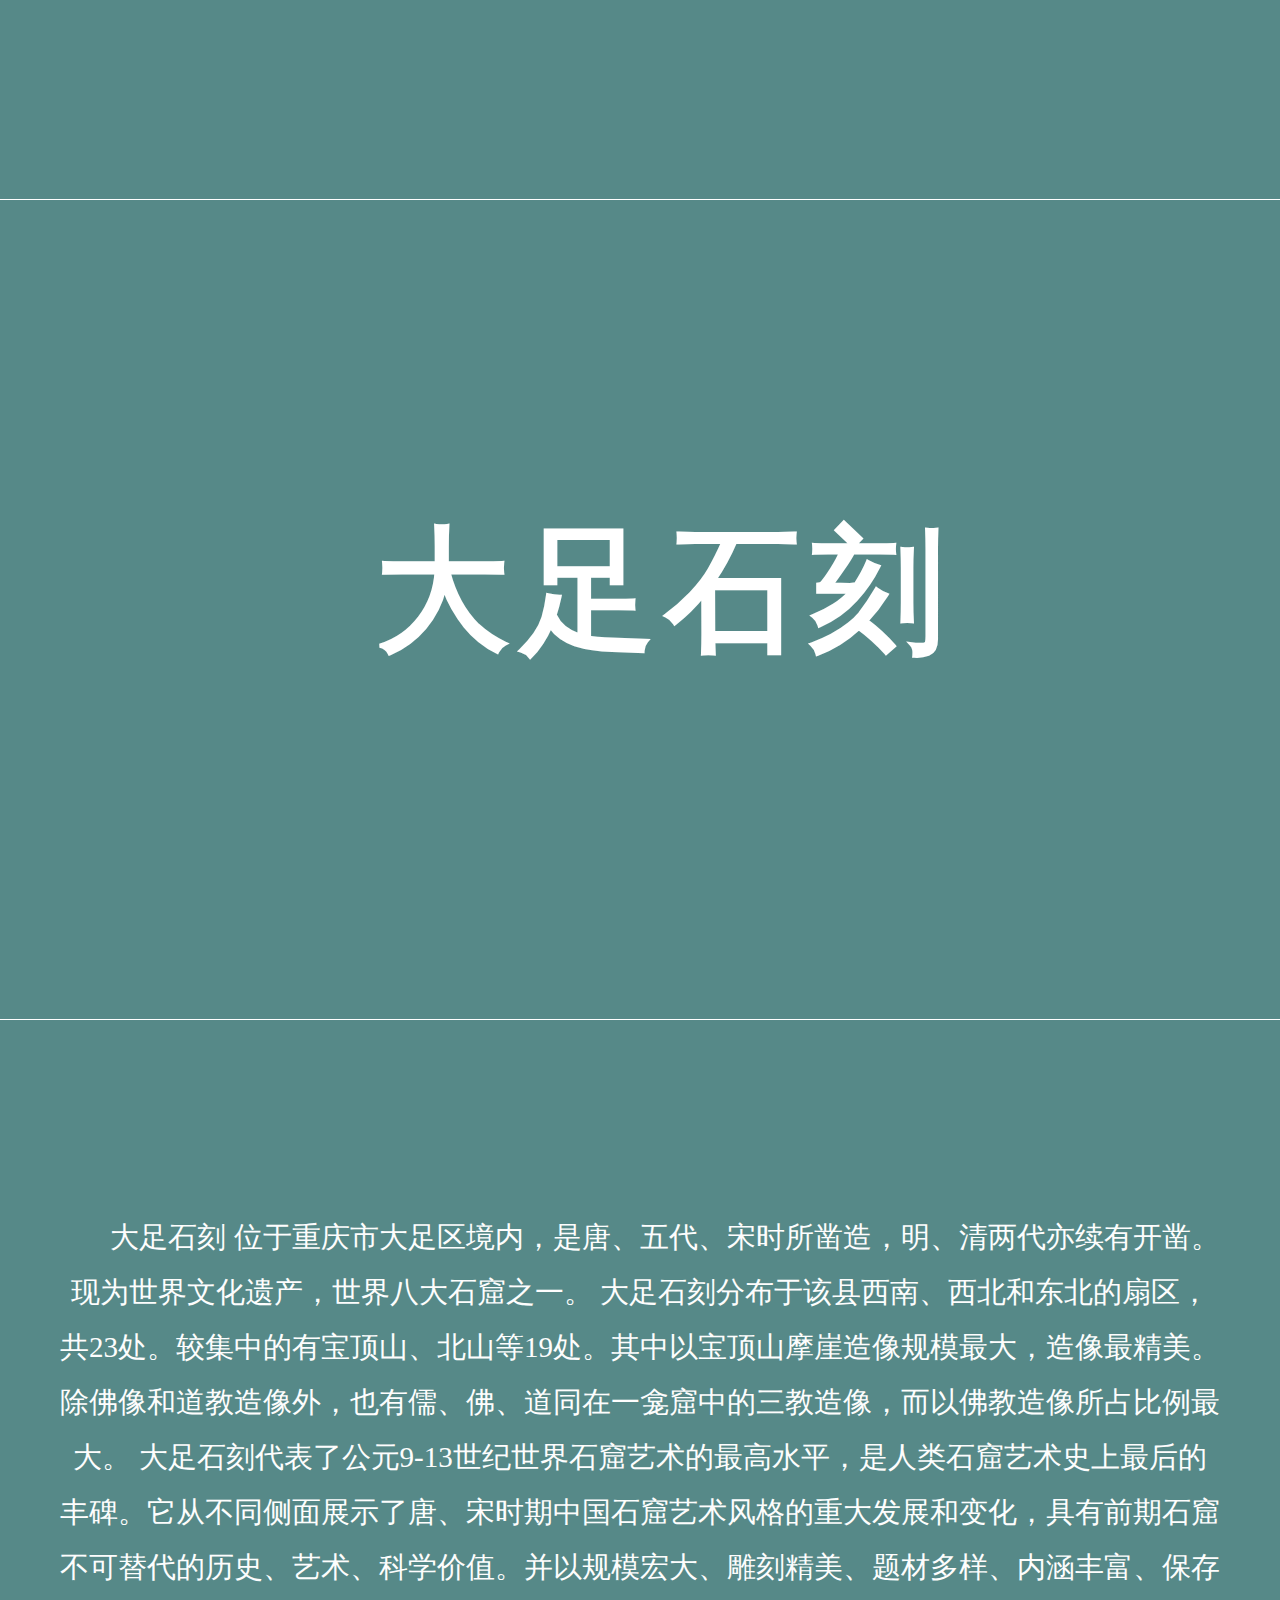
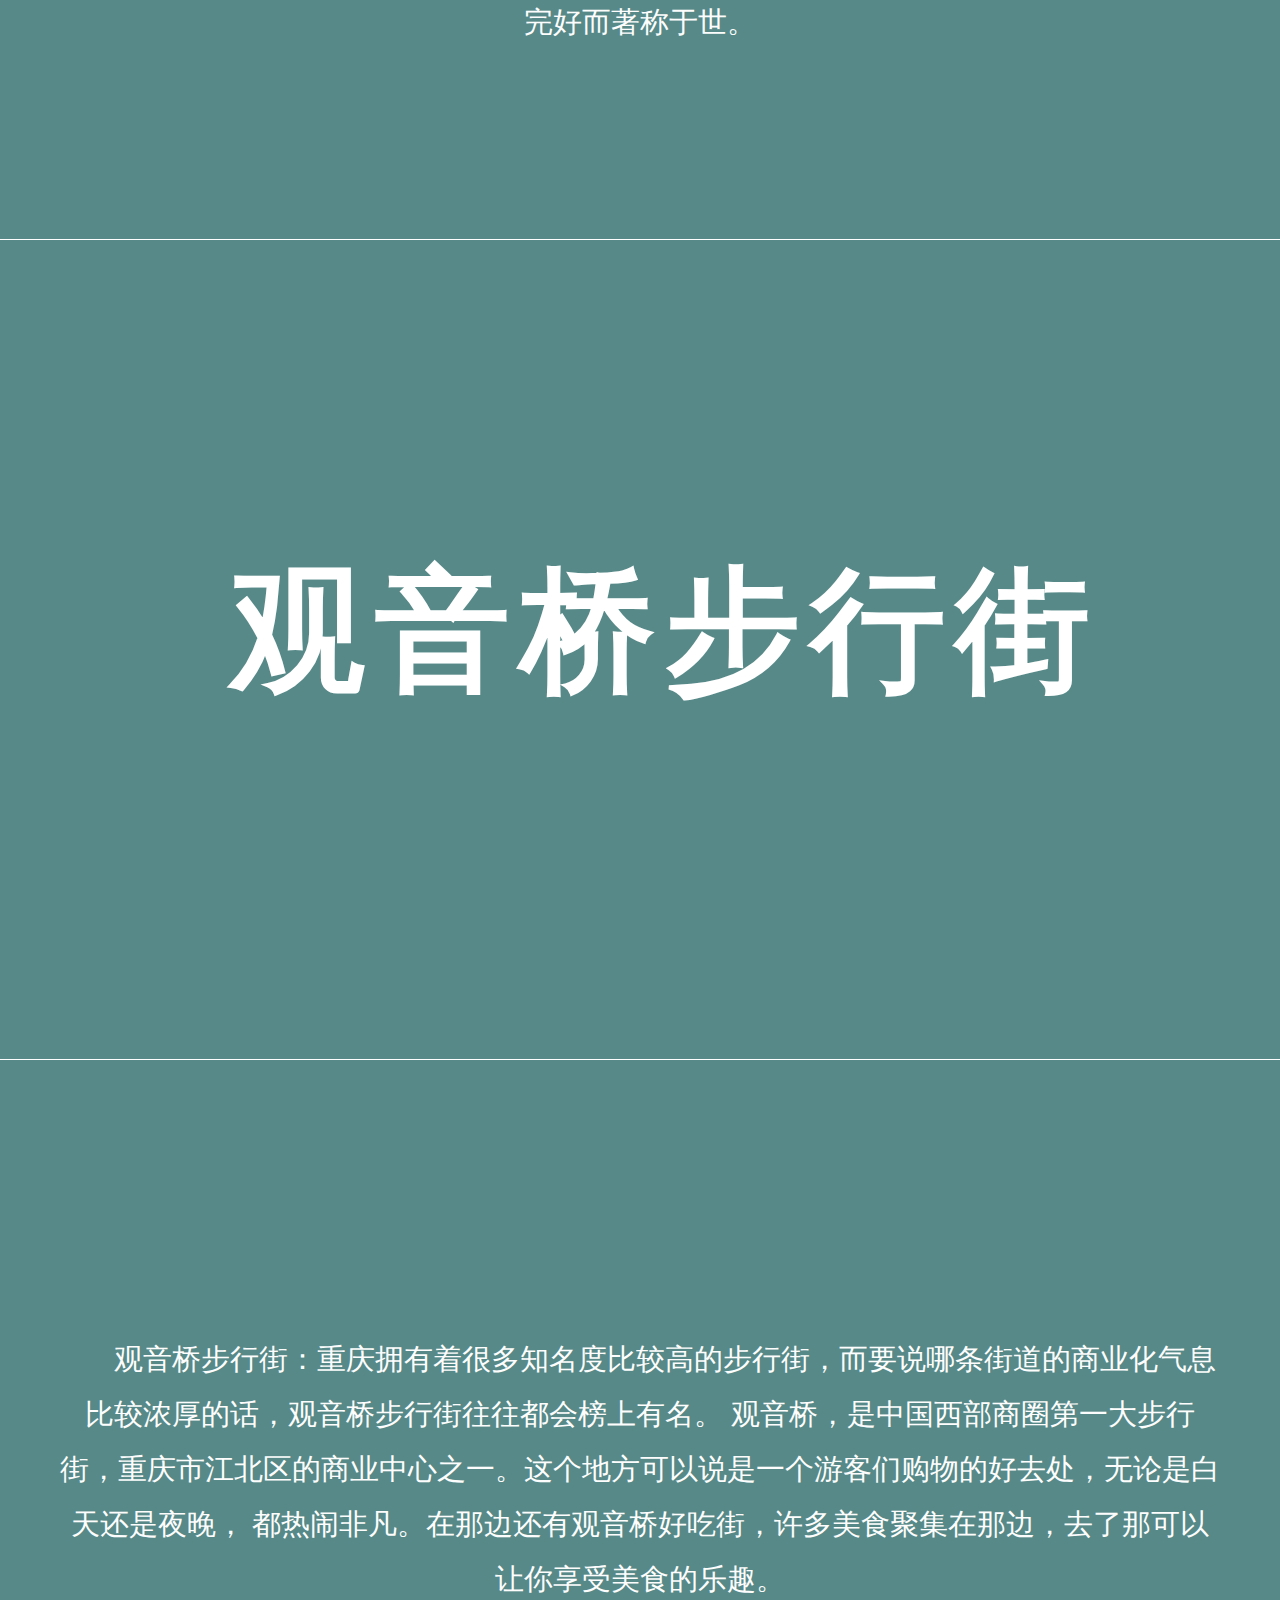
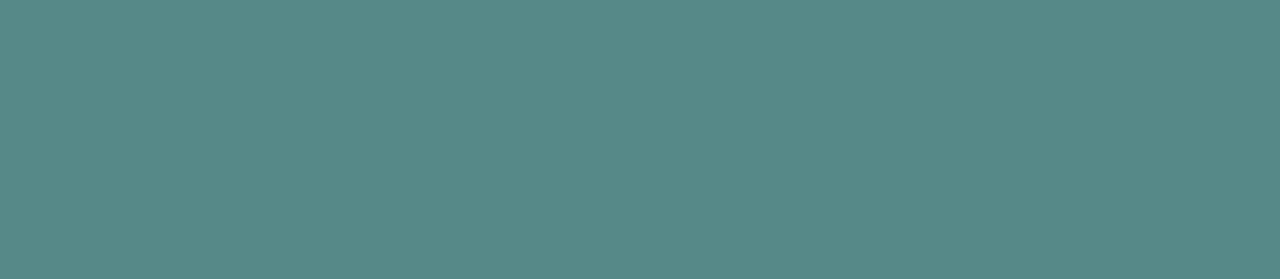
<file: 游在重庆.html>
<!doctype html>
<html>

<head>
    <meta charset="utf-8">
    <title>游在重庆</title>
    <link rel="stylesheet" href="./css/tourismChengdu.css">
    <!-- 引入公共样式 -->
    <link rel="stylesheet" href="./css/common.css">
    <!-- 引入flex布局样式 -->
    <link rel="stylesheet" href="./css/flex.css">
</head>

<body class="flex column">
    <!-- 页头开始 -->
    <div class="header">
        <header>
            <div class="nav-header">
                <img src="./images/背景5.jpg" alt="">
            </div>

            <ul>
                <li><a href="魅力重庆.html">魅力重庆</a></a></li>
                <li class="active"><a href="游在重庆.html">游在重庆</a></li>
                <li><a href="发展重庆.html">发展重庆</a></li>
                <li><a href="印象重庆.html">印象重庆</a></li>
                <li><a href="嘞是雾都.html">嘞是雾都</a></li>
                <li><a href="https://blog.csdn.net/m0_74300757/article/details/131408023?csdn_share_tail=%7B%22type%22%3A%22blog%22%2C%22rType%22%3A%22article%22%2C%22rId%22%3A%22131408023%22%2C%22source%22%3A%22m0_74300757%22%7D">web结业报告</a></li>
            </ul>
        </header>
    </div>
    <!-- 页头结束 -->

    <!-- /* 内容模块开始 */ -->
    <div class="main">
        <div class="container">
            <!-- 第一个 -->
            <!-- 第二个 -->
            <section id="img2" class="img">
                <p class="a-text"><a
                        href="https://baike.so.com/doc/5337870-5573309.html"
                        target="_blank">洪崖洞</a>
                </p>
            </section>
            <section id="content1" class="column">
                <!-- <p>康熙五十七年（1718年），在平定了准葛尔之乱后，选留千余兵丁驻守成都，<br>在当年少城基础上修筑了满城。民国初年，当时的城市管理者下文，将“胡同”改为“巷子”
                    。二十世纪80年代，宽窄巷子列入《成都历史文化名城保护规划》。2003年，宽窄巷子街区正式出现在世人的词典中。</p>
                <p>这些院落大现在改良为非常有格调的酒吧、餐厅，可以闲散地度过整个下午，<br>感受时光的停驻。很多人说宽窄巷子太过商业化，<br>其实不买东西，单纯去逛一逛还是有很多惊喜的。巷子里面的小吃很多，<br>口味也还行，但是价格是其他地方的两倍。
                </p> -->
                <p>洪崖洞位于重庆市核心商圈解放碑沧白路、长江、嘉陵江两江交汇的滨江地带，坐拥城市旅游景观、商务休闲景观和城市人文景观于一体。以具巴渝传统建筑特色的"吊脚楼"风貌为主体，依山就势，沿江而建，解放碑直达江滨。</p>
                <p>该景区以拥城市旅游景观、商务休闲景观和城市人文景观于一体而闻名，并以最具巴渝传统建筑特色的"吊脚楼"风貌为主体，依山就势，沿崖而建，让解放碑直达江滨，是游吊脚群楼、观洪崖滴翠、逛山城老街、赏巴渝文化、看两江汇流、品天下美食的好去处，也是解放碑的会客厅。晚上的夜景也是值得前去观赏的好去处。
                </p>


            </section>
            <!-- 第三个 -->
            <section id="img3" class="img">
                <p class="a-text"><a href="https://baike.so.com/doc/8920645-9247504.html" target="_blank">李子坝</a>
                </p>
            </section>
            <section id="content1" class="column">


                <p>重庆著名景点齐名网红打卡之一，“轻轨穿楼”的奇观。</p>
                <p>作为“山城”的重庆，因特殊地形，城市轨道交通的设计者和建设者充分发挥了他们的聪明才智，让城市轨道交通“上天入地”，已经令人惊叹不
                    已。如今又打破常规，让轻轨穿楼而过。<br>它也是国内第一座与商住楼共建共存的跨座式单轨高架车站，成为游客到重庆必来的一个网红打卡地。</p>

            </section>
            <!-- 第四个 -->
            <section id="img4" class="img">
                <p class="a-text"><a href="https://baike.so.com/doc/5902367-6115268.html" target="_blank">解放碑</a>
                </p>
            </section>
            <section id="content1" class="column">


                <p>解放碑，原名抗战胜利纪功碑，是全中国唯一的一座纪念中华民族抗日战争胜利的国家纪念碑，以纪念重庆对于国家的伟大贡献。

                    解放碑位于重庆市渝中区民权路、民族路和邹容路交汇处，它是抗战胜利和重庆解放的历史见证。碑体绝大部分呈白色，有些地方是肉色，
                    上端有几架大钟，朝着四面八方，每到整点时，便会响起声音。塔是八角形的，最顶端有几根天线。</p>


            </section>
            <!-- 第五个 -->
            <section id="img5" class="img">
                <p class="a-text"><a href="https://baike.so.com/doc/5441437-5679761.html"
                        target="_blank">奉节白帝城</a>
                </p>
            </section>
            <section id="content1" class="column">


                <p>白帝城位于重庆奉节县瞿塘峡口的长江北岸，奉节东白帝山上，三峡的著名游览胜地。原名子阳城，为西汉末年割据蜀地的公孙述所建，
                    公孙述自号白帝，故名城为"白帝城"。白帝城是观"夔门天下雄"的最佳地点。历代著名诗人李白、杜甫、白居易、刘禹锡、苏轼、黄庭坚、
                    范成大、陆游等都曾登白帝，游夔门，留下大量诗篇，因此白帝城又有"诗城"之美誉。
                </p>
                <p>白帝城作为明至清古建筑，被国务院批准列入第六批全国重点文物保护单位名单。</p>

            </section>
            <!-- 第六个 -->
            <section id="img6" class="img">
                <p class="a-text"><a href="https://baike.so.com/doc/5922782-6135703.html?from=157216&sid=6135703&redirect=search" target="_blank">磁器口古镇</a>
                </p>
            </section>
            <section id="content1" class="column">


                <p>磁器口古镇，曾经"白日里千人拱手，入夜后万盏明灯"繁盛一时。巴渝文化、宗教文化、沙磁文化、红岩文化和民间文化，各具特色。一条石板路，千年磁器口，
                    是重庆古城的缩影和象征，被赞誉为"小重庆"，磁器口古镇开发有榨油、抽丝、制糖、捏面人、川戏等传统表演项目和各种传统小吃、茶馆等，每年春节举办的
                    磁器口庙会是最具特色的传统活动，吸引数万市民前往参与。
                </p>
                <p>当地有许多美食，例如毛血旺乃磁器口名特三绝之一，千张皮，椒盐花生，陈麻花，糍粑等等。
                </p>

            </section>
            <!-- 第七个 -->
            <section id="img7" class="img">
                <p class="a-text"><a href="https://baike.so.com/doc/5381221-5617532.html" target="_blank">大足石刻</a>
                </p>
            </section>
            <section id="content1" class="column">


                <p>大足石刻 位于重庆市大足区境内，是唐、五代、宋时所凿造，明、清两代亦续有开凿。现为世界文化遗产，世界八大石窟之一。

                    大足石刻分布于该县西南、西北和东北的扇区，共23处。较集中的有宝顶山、北山等19处。其中以宝顶山摩崖造像规模最大，造像最精美。除佛像和道教造像外，也有儒、佛、道同在一龛窟中的三教造像，而以佛教造像所占比例最大。
                    
                    大足石刻代表了公元9-13世纪世界石窟艺术的最高水平，是人类石窟艺术史上最后的丰碑。它从不同侧面展示了唐、宋时期中国石窟艺术风格的重大发展和变化，具有前期石窟不可替代的历史、艺术、科学价值。并以规模宏大、雕刻精美、题材多样、内涵丰富、保存完好而著称于世。
                </p>


            </section>
            <!-- 第八个 -->
            <section id="img8" class="img">
                <p class="a-text"><a href="https://baike.so.com/doc/10044692-10557750.html"
                        target="_blank">观音桥步行街</a>
                </p>
            </section>
            <section id="content1" class="column">

                
                <p>观音桥步行街：重庆拥有着很多知名度比较高的步行街，而要说哪条街道的商业化气息比较浓厚的话，观音桥步行街往往都会榜上有名。
                    观音桥，是中国西部商圈第一大步行街，重庆市江北区的商业中心之一。这个地方可以说是一个游客们购物的好去处，无论是白天还是夜晚，
                    都热闹非凡。在那边还有观音桥好吃街，许多美食聚集在那边，去了那可以让你享受美食的乐趣。
                </p>


            </section>

        </div>
    </div>


</body>

</html>
</file>
<file: css/impressedChengdu.css>
body {
    background-color: #497271;
}

.hd {
    height: 200px;
}



/*介绍卡片*/

body {
    /* 100%的窗口高度 */
    height: 100vh;
    /* 弹性布局 水平+垂直居中 */
    display: flex;
    justify-content: center;
    align-items: center;
}
.main{
    margin-top: 200px;
}
.card {
    /* 相对定位 */
    position: relative;
    width: 300px;
    height: 450px;
    margin: 20px;
    background-color: #758a99;
    border-radius: 20px;
    /* 溢出隐藏 */
    overflow: hidden;
    /* 弹性布局 */
    display: flex;
    /* 元素纵向排列 */
    flex-direction: column;
    /* 居中 */
    align-items: center;
    color: #fff;
    /* 阴影 */
    box-shadow: 0 0 30px rgba(0, 0, 0, 0.5);
    /* 不让其他被挤压 */
    flex-shrink: 0;

}

.card .photo img {
    width: 100%;
    height: 100%;
    /* 保持原有尺寸比例,裁切长边 */
    object-fit: cover;
}

/* 默认大图 */
.card .photo {
    /* 绝对定位 */
    position: absolute;
    top: 0;
    width: 100%;
    height: 100%;
    border-radius: 0%;
    overflow: hidden;
    /* 动画过渡 */
    transition: 0.5s;
}

/* 鼠标移入变小图 */
.card:hover .photo {
    top: 30px;
    width: 120px;
    height: 120px;
    border-radius: 50%;
    box-shadow: 0 0 20px rgba(0, 0, 0, 0.8);
}

/* 这里加个黑色到透明的渐变背景，可以更好的看清楚名字 */
.card .photo::before {
    content: "";
    position: absolute;
    width: 100%;
    height: 100%;
    background: linear-gradient(to bottom, transparent 50%, #222);
}

.card h1 {
    position: absolute;
    top: 370px;
    transition: 0.5s;
}

.card:hover h1 {
    top: 170px;
}

.card h2 {
    margin-top: 220px;
    width: 80%;
    border-bottom: 1px solid rgba(255, 255, 255, 0.3);
    font-size: 20px;
    text-align: center;
    margin-bottom: 20px;
    padding-bottom: 20px;
}

.card p {
    width: 90%;
    text-indent: 32px;
    font-size: 15px;
    margin-bottom: 15px;
    line-height: 30px;
}

.card a {
    font-size: 14px;
    color: rgba(255, 255, 255, 0.8);
    text-decoration: none;
    border: 1px solid rgba(255, 255, 255, 0.5);
    padding: 8px 32px;
    border-radius: 8px;
}

.card a:hover {
    color: #fff;
    background-color: rgba(255, 255, 255, 0.2);
}
</file>
<file: css/common.css>
/* 公共 */

/* 右侧滚动条不可见 */
body::-webkit-scrollbar {
    display: none;
    scrollbar-width: none;
    -ms-overflow-style: none;
}

ul {
    list-style: none;
}

.pink {
    background-color: pink;
}

.w {
    width: 1190px;
    height: 100%;
    margin: 0 auto;
}

/* 内外边距消除 */
* {
    margin: 0;
    padding: 0;
    /* border: 1px solid red; */
    box-sizing: border-box;
}

/* 清除浮动 */
.clearfix:bafore,
.clearfix:after {
    content: "";
    display: table;
}

.clearfix:after {
    clear: both;
}

.clearfix {
    /* IE6~7专有 */
    *zoom: 1;

}

/* 页头  start*/
header {
    /*将导航条位置固定*/
    position: fixed;
    top: 0;
    left: 0;
    right: 0;
    width: 100%;
    z-index: 10;
    padding: 20px 100px;
    box-sizing: border-box;
    display: flex;
    /*元素在上下两端或者左右两端开始排列*/
    justify-content: space-between;
    align-items: center;
    color: #fff;
    overflow: hidden;
    border-bottom: double white 1px;
    /*导航条整体背景*/
    background-color: rgba(0, 0, 0, 0.167);
}

header img {
    margin-left: -20px;
}

.nav-header {
    display: flex;
    /*垂直放置*/
    flex-direction: column;

    margin: -20px;
    margin-left: 80px;
}

.nav-header img {
    height: 100px;
    /* z-index: ; */
}

.navbar-brand {
    font-family: "宋体";
    font-size: 30px;
    font-weight: bold;
    height: 30px;
    color: #FFF;
}

.navbar-brandE {
    font-family: "Times New Roman";
    font-size: 15px;
    font-weight: 700;
    /*color:#FFF;*/
    text-align: center;
}

.font-special {
    font-family: 宋体, 新宋体, sans-serif;
}

header ul {
    list-style: none;
    display: flex;
    justify-content: center;
    align-items: center;
}

header ul li {
    font-weight: 400;
    margin-left: 15px;
    transition: all .5s linear;
    padding: 5px 10px;
    border-radius: 20px;
    margin-right: 5px;
}

header ul li:hover {
    background: #497271;
    color: #2b1055;
}

header ul li.active {
    background: #497271;
    color: #2b1055;
}

a:link,
a:visited {
    color: #FFF;
    text-decoration: none;
}

/* 页头  end*/

/* 页脚  start*/
.footer {
    /* height: 150px; */
    /* background-color: pink; */
}

/*footer*/
/* 布局和背景 */
.footer {
    height: 300px;
    width: 100%;
    margin-top: 30px;
    background-color: rgb(43, 54, 54);

}

/* 上半部分 */
.footer_hd {
    height: 151px;
    width: 100%;
    border-bottom: 1px solid gray;
    /* background-color: pink; */
}

.footer_hd .introduce {
    height: 151px;
    width: 295px;
    float: left;
    padding: 0px 0px 0px 0px;
}

/* 标题部分 */
.introduce .hd_title p {
    font-size: 23px;
    color: #ebebeb;
    margin: 12px 0px 0px 12px;
}

.introduce .hd_body {
    margin-top: 10px;
}

.introduce .hd_body a {
    margin-left: 15px;
    margin-top: 10px;
    color: #d6d4d4;
    transition: 0.5s;
}

.introduce .hd_body ul li {
    margin-top: 8px;
}

.introduce .hd_body ul li p {
    margin-left: 15px;
    margin-top: 10px;
    color: #d6d4d4;
}

.introduce .hd_body a:hover {
    color: #497271;
}

/* 版权部分 */
.footer_bd {
    font-size: 16px;
    color: #d6d4d4;
    height: 45px;
    width: 100%;
    line-height: 45px;
    text-align: center;
    padding: 0px 0px 0px 0px;
    /* background-color: skyblue; */
}

/* 页脚  end*/


/*footer*/
/* 布局和背景 */
.footer1 {
    height: 300px;
    width: 100%;
    margin-top: 30px;
    background-color: rgb(43, 54, 54);

}

/* 上半部分 */
.footer_hd {
    height: 151px;
    width: 100%;
    border-bottom: 1px solid gray;
    /* background-color: pink; */
}

.footer_hd .introduce {
    height: 151px;
    width: 295px;
    float: left;
    padding: 0px 0px 0px 0px;
}

/* 标题部分 */
.introduce .hd_title p {
    font-size: 23px;
    color: #ebebeb;
    margin: 12px 0px 0px 12px;
}

.introduce .hd_body {
    margin-top: 10px;
}

.introduce .hd_body a {
    margin-left: 15px;
    margin-top: 10px;
    color: #d6d4d4;
    transition: 0.5s;
}

.introduce .hd_body ul li {
    margin-top: 8px;
}

.introduce .hd_body ul li p {
    margin-left: 15px;
    margin-top: 10px;
    color: #d6d4d4;
}

.introduce .hd_body a:hover {
    color: #497271;
}

/* 版权部分 */
.footer_bd {
    font-size: 16px;
    color: #d6d4d4;
    height: 45px;
    width: 100%;
    line-height: 45px;
    text-align: center;
    padding: 0px 0px 0px 0px;
    /* background-color: skyblue; */
}

/* 页脚  end*/
</file>
<file: css/flex.css>
/* flex布局
     */
    .flex {
        display: flex;

    }

    .column {
        flex-direction: column;
    }

    .flex1 {
        flex: 1;
    }

    .baise {
        background-color: white;
    }

    .mrg10px {
        margin-top: 10px;
    }
</file>
<file: css/developChengdu.css>
* {
    /* border: 1px solid red; */
}

::-webkit-scrollbar {
    width: 12px;
    height: 16px;
    /* background-color: #F5F5F5; */
}

/*定义滚动条轨道

内阴影+圆角*/

::-webkit-scrollbar-track {
    -webkit-box-shadow: inset 0 0 6px rgba(0, 0, 0, 0.3);
    border-radius: 10px;
    background-color: #497271;
}

/*定义滑块

内阴影+圆角*/

::-webkit-scrollbar-thumb {
    height: 10px;
    border-radius: 10px;
    -webkit-box-shadow: inset 0 0 6px rgba(0, 0, 0, .3);
    background-color: #6aa7a6;
}

body {
    background-image: url(../images/背景7.jpg);
    /* background-col; */
    background-repeat: no-repeat;
    background-size: 100% 100%;
    background-attachment: fixed;
    font-family: '微软雅黑';
    /* filter: blur(1px); */
}



body {
    background-color: #000;
}

/* 头部模块----------------------------------------------------------------------------------------------- */
.header {
    height: 95px;
    /* background-color: aquamarine; */
}



/* 主内容区----------------------------------------------------------------------------------------------- */
.tile_axis {
    /* 利用盒子整体宽度对齐中心线 */
    width: 796px;
    height: auto;
    margin: 50px auto;
    /* border: 1px solid red; */
}

/* 左盒子样式 */
.tile_axis .left {
    position: relative;
    /* 高度自适应 */
    /* height: 300px; */
    /* 宽度要是整体的一半，为了平分整个盒子 */
    width: 400px;
    /* background-color: skyblue; */
    float: left;
    /* 在左边 */
    /* 中心线 */
    /* 边框会自动将两个盒子错开 */
    border-right: 4px solid green;
    /* margin-top:20px; */
}

/* 右盒子样式 */
.tile_axis .right {
    position: relative;
    /* 高度自适应 */
    /* height: 300px; */
    /* 宽度要是整体的一半，为了平分整个盒子 */
    width: 400px;
    /* background-color: sienna; */
    /* 在右边 */
    float: right;
    /* 中心线 */
    border-left: 4px solid green;
}

/* 小圆点样式 start*/
/* 共同样式 */
.tile_axis .dot {
    display: block;
    width: 10px;
    height: 10px;
    border-radius: 5px;
    background-color: #fff;
    border: 2px solid #b1bbf9;
    /* <!-- 用子绝父相来移动位置 --> */
    position: absolute;
    /* 始终居中 */
    top: 50%;
    margin-top: 9px;
}

/* 左盒子样式 */
.tile_axis .left .dot {
    right: -7px;

}

/* 右盒子样式 */
/* 共用左盒子的样式并且单独调整 */
.tile_axis .right .dot {
    /* 只有这个样式和左盒子不一样 */
    left: -7px;
}

/* 小圆点样式 end*/

/* 三角箭头样式 start*/
.tile_axis .arrow {
    position: absolute;
    top: 50%;
    margin-top: -2px;
    display: block;
    height: 0px;
    width: 0px;
    /*2.样式都是solid*/
    border-style: solid;
    /*3.上边框宽度要大，右边框宽度稍小，其余的边框为0*/
    border-width: 29px 27px 0 0;
}

/* 左盒子箭头 */
.tile_axis .left .arrow {
    right: 8px;
    /*顺序：上 右 下 左*/
    border-color: transparent #497271 transparent transparent;
    transform: rotate(-42deg);
}

/* 右盒子箭头 */
.tile_axis .right .arrow {
    margin-top: 1px;
    left: 8px;
    border-color: transparent #497271 transparent transparent;
    transform: rotate(-222deg);
}

/* 三角箭头样式 end*/

/* 内容盒子 start*/
/* 整体盒子高度自适应 */
.tile_axis .time_content {
    position: relative;
    padding: 20px;
    height: 400px;
    width: 95%;
    overflow: hidden;
    border-radius: 20px;
    border: 2px solid #4ac9c7;
    background-color: #49727192;
    transition: all 0.6s;
}

.tile_axis .time_content {
    text-align: center;
    color: #fff;
}




/* 右盒子 */
.tile_axis .right .time_content {
    margin-left: 5%;
}

/* 内容盒子 end*/
/* 年份盒子 start*/
/* 年份盒子共同样式 */
.tile_axis .timeToYear {
    position: absolute;
    top: 50%;
    margin-top: -9px;
    height: 45px;
    line-height: 45px;
    /* width: 70px; */
    padding: 0px 15px;
    background-color: #497271;
    border-radius: 15px;
    transition: all 0.5s;
    color: #fff;
    font-size: 18px;
    border: 2px solid green;
    font-weight: 700;
}

.tile_axis .timeToYear:hover {
    background-color: #fff;
    color: green;
}

/* 左盒子年份及说明 */
.tile_axis .left .timeToYear {
    right: -100px;
}

/* 右盒子年份及说明 */
.tile_axis .right .timeToYear {
    left: -100px;
}

/* 年份盒子 end*/
.time_content:hover {
    /* height: auto; */
    /* height: 100vh; */
    width: 800px;
    background-color: #497271;
    overflow-y: scroll;
}



.right .time_content:hover {
    border-radius: 20px 0px 0px 20px;
    margin-left: -400px;
}





/* 介绍卡片 */
/* introduce */
.content_introduce {
    margin-top: -20px;
    margin-left: -20px;
    border-radius: 20px;
    height: 400px;
    width: 370px;
    /* background-color: pink; */
    padding: 15px;
    float: left;
    /* border: 1px solid red; */
}

.content_introduce p {
    margin-top: 5px;
    font-size: 20px;
}

.content_introduce img {
    position: absolute;
    top: 160px;
    left: 35px;
    border-radius: 15px;
    height: 200px;
    width: 300px;
    box-shadow: 0px 0px 18px 5px rgb(138, 138, 138);
    border: 2px solid green;

    /* width: 400px; */
}

/* 标题 */
.contitle {
    font-size: 30px;
    padding: 5px;
    border: 1px solid #fff;
    background-color: #1d313179;
}

.article {
    display: none;
    position: absolute;
    top: 0px;
    right: 0px;
    height: auto;
    width: 400px;
    /* border: 1px solid red; */
    float: left;
    margin: 10px;
    text-align: left;
    text-indent: 2em;
    border-left: 1px solid rgb(149, 147, 147);
    padding: 15px;
    transition: all 1s;
}

.article p {
    margin-top: 5px;
    line-height: 30px;
    font-size: 18px;
}

.article img {
    height: 250px;
    width: 300px;
    box-shadow: 0px 0px 18px 5px rgb(138, 138, 138);
    border: 2px solid green;
}

.time_content:hover .article {
    display: block;
}

/* 加重 */
.kaynote {
    color: greenyellow;
}

.kaynote:hover {
    font-weight: bold;
    color: greenyellow;
}
</file>
<file: css/tourismChengdu.css>
body {
    overflow-x: hidden;
}

a {
    text-decoration: none;
}

/* 内容----------------------------------------------------------------  */
.main {
    height: 1000px;
    background-color: pink;
}

/* 最外层盒子 */
.container {
    width: 100vw;
    height: 1000px;
}

/* 每个小内容 */
section {
    border-bottom: 1px solid white;
    /* 边距调整 */
    padding: 20px 60px;
    /* 要占一个屏幕的高度 */
    height: 820px;
    background-color: #568988;

    color: rgb(253, 253, 253);
    font-size: 29px;
    font-family: 微软雅黑;
    /* 全部居中 */
    display: flex;
    justify-content: center;
    align-items: center;
    text-align: center;
    /* 行距 */
    line-height: 55px;
    /* 段落缩进 */
    text-indent: 50px;

}

/* 超链接景点信息样式 */
section a {
    color: rgb(249, 249, 249);
    font-size: 15vh;

    font-family: 微软雅黑;
    /* z-index: 4; */
    /* 动画 */
    transition: 0.7s;
}

/* 字符间距 */
.a-text>a {
    /* color: rgb(202, 201, 201); */
    letter-spacing: 10px;
    font-weight: bold;


}

/* 动画 */
section a:hover {
    color: white;
    letter-spacing: 15px;
    /* 文字阴影 */
    text-shadow: 0px 0px 15px white;
}


/* 设置图片背景样式 */
.img {
    background-size: 100%;
    background-position: center;
    overflow: hidden;
    background-attachment: fixed;
    background-repeat: no-repeat;
    max-width: 100%;
    user-select: none;
    cursor: default;
}

/* 单独设置每个图片 */

#img2 {
    background-image: url(../images/洪崖洞1.jpg);
}

#img3 {
    background-image: url(../images/李子坝.jpg);
}

#img4 {
    background-image: url(../images/解放碑1\(1\).jpg);
}

#img5 {
    background-image: url(../images/白帝城.jpg);
}

#img6 {
    background-image: url(../images/磁器口.jpg);
}

#img7 {
    background-image: url(../images/大足石刻.jpg);
}

#img8 {
    background-image: url(../images/观音桥.jpg);
}
</file>
